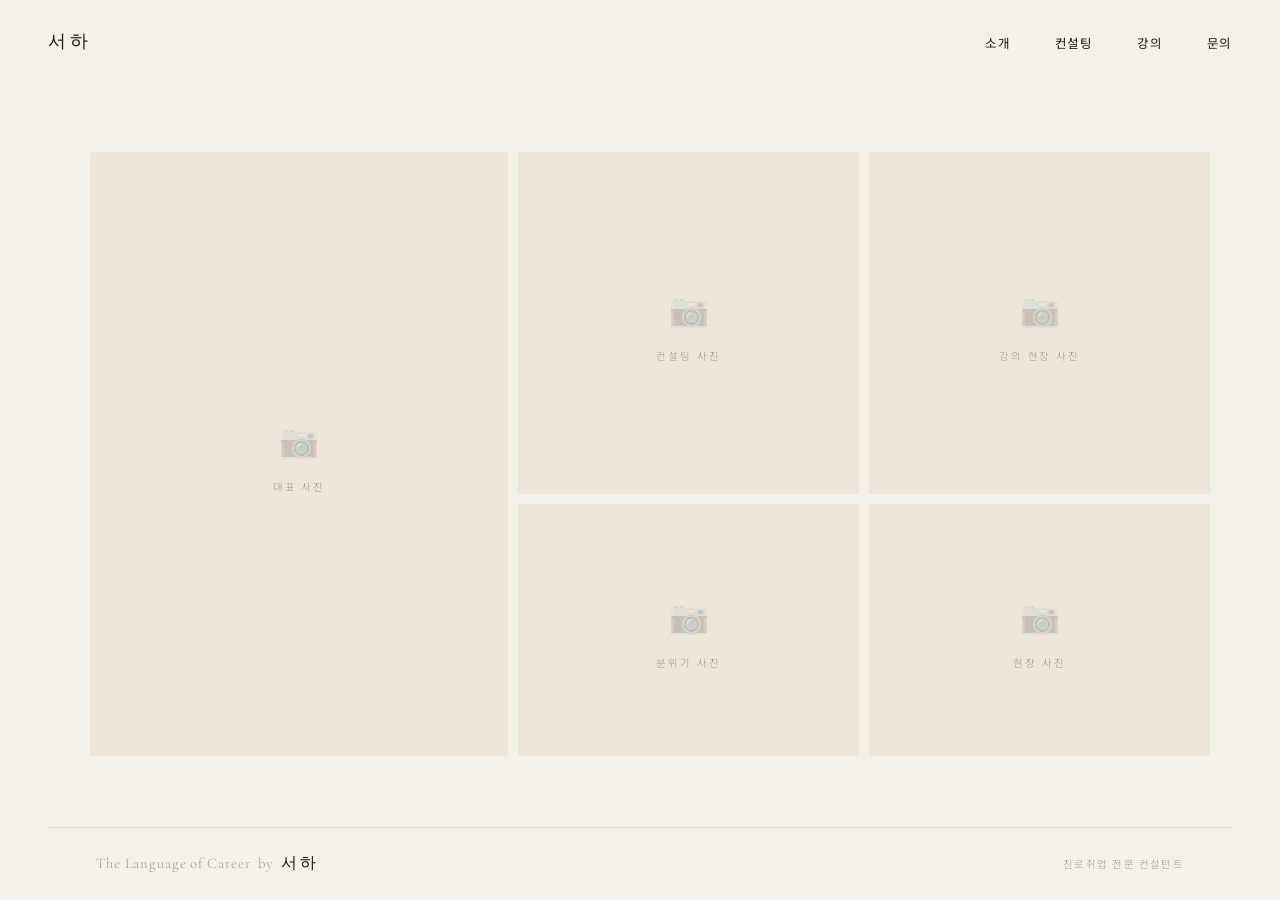
<file: index.html>
<!DOCTYPE html>
<html lang="ko">
<head>
  <meta charset="UTF-8">
  <meta name="viewport" content="width=device-width, initial-scale=1.0">
  <title>서하 | 진로취업 전문 컨설턴트</title>
  <link rel="preconnect" href="https://fonts.googleapis.com">
  <link href="https://fonts.googleapis.com/css2?family=Cormorant+Garamond:ital,wght@0,300;0,400;0,500;1,300;1,400&family=Noto+Sans+KR:wght@300;400;500&display=swap" rel="stylesheet">
  <link rel="stylesheet" href="assets/style.css">
  <style>
    body { overflow-x: hidden; background: var(--cream); }

    /* ── 네비게이션 ── */
    .nav {
      position: fixed;
      top: 0; left: 0; right: 0;
      z-index: 100;
      display: flex;
      align-items: center;
      justify-content: space-between;
      padding: 1.6rem 3rem;
      background: var(--cream);
    }

    .nav-logo {
      font-family: 'Cormorant Garamond', serif;
      font-size: 1.15rem;
      font-weight: 500;
      letter-spacing: 0.22em;
      color: var(--dark);
      text-decoration: none;
      text-transform: uppercase;
    }

    .nav-links {
      display: flex;
      gap: 2.8rem;
      list-style: none;
    }

    .nav-links a {
      font-size: 0.78rem;
      font-weight: 400;
      letter-spacing: 0.12em;
      color: var(--dark);
      text-decoration: none;
      text-transform: uppercase;
      position: relative;
      padding-bottom: 2px;
      transition: opacity 0.25s;
    }

    /* 밑줄 애니메이션 */
    .nav-links a::after {
      content: '';
      position: absolute;
      bottom: 0; left: 0;
      width: 0; height: 1px;
      background: var(--accent);
      transition: width 0.3s ease;
    }

    .nav-links a:hover { opacity: 0.6; }
    .nav-links a:hover::after { width: 100%; }

    /* ── 페이지 래퍼 ── */
    .page-wrap {
      min-height: 100vh;
      display: flex;
      flex-direction: column;
      padding: 5.5rem 3rem 0;
    }

    /* ── 그리드 컨테이너 (여백으로 축소) ── */
    .grid-wrap {
      flex: 1;
      display: flex;
      align-items: center;
      justify-content: center;
      padding: 1.5rem 0 2rem;
    }

    /* ── 메인 이미지 그리드 ── */
    .hero-grid {
      display: grid;
      grid-template-columns: 38% 31% 31%;
      grid-template-rows: 38vh 28vh;
      gap: 10px;
      width: 100%;
      max-width: 1100px;
    }

    /* 각 그리드 셀 */
    .grid-item {
      position: relative;
      overflow: hidden;
      cursor: pointer;
      background: var(--cream-dark);
      border-radius: 2px;
    }

    /* 사진 */
    .grid-item img {
      width: 100%;
      height: 100%;
      object-fit: cover;
      display: block;
      transition: transform 0.8s cubic-bezier(0.25, 0.46, 0.45, 0.94);
    }

    .grid-item:hover img { transform: scale(1.05); }

    /* placeholder */
    .placeholder {
      width: 100%; height: 100%;
      display: flex;
      align-items: center;
      justify-content: center;
      flex-direction: column;
      gap: 0.8rem;
      background: var(--cream-dark);
    }

    .placeholder-icon { font-size: 2rem; opacity: 0.18; }
    .placeholder-text {
      font-size: 0.65rem;
      letter-spacing: 0.18em;
      color: var(--light);
      text-transform: uppercase;
    }

    /* ── 호버 오버레이 ── */
    .grid-overlay {
      position: absolute;
      inset: 0;
      background: rgba(18, 16, 14, 0);
      display: flex;
      flex-direction: column;
      align-items: center;
      justify-content: center;
      gap: 0.5rem;
      transition: background 0.45s ease;
    }

    /* 호버 텍스트 — 처음부터 보이게, 호버 시 강조 */
    .overlay-kr {
      font-family: 'Cormorant Garamond', serif;
      font-size: 2rem;
      font-weight: 400;
      letter-spacing: 0.08em;
      color: rgba(244, 240, 232, 0);
      line-height: 1;
      transition: color 0.35s ease, transform 0.35s ease;
      transform: translateY(10px);
    }

    .overlay-en {
      font-size: 0.65rem;
      font-weight: 400;
      letter-spacing: 0.3em;
      color: rgba(244, 240, 232, 0);
      text-transform: uppercase;
      transition: color 0.35s ease 0.05s, transform 0.35s ease 0.05s;
      transform: translateY(10px);
    }

    .overlay-bar {
      width: 0;
      height: 1px;
      background: rgba(244, 240, 232, 0.7);
      transition: width 0.35s ease 0.08s;
      margin-bottom: 0.2rem;
    }

    /* 호버 활성화 */
    .grid-item:hover .grid-overlay { background: rgba(18, 16, 14, 0.52); }
    .grid-item:hover .placeholder   { filter: brightness(0.72); }
    .grid-item:hover .overlay-kr    { color: #F5F0E8; transform: translateY(0); }
    .grid-item:hover .overlay-en    { color: rgba(244, 240, 232, 0.7); transform: translateY(0); }
    .grid-item:hover .overlay-bar   { width: 36px; }

    /* 왼쪽 셀 세로 전체 */
    .grid-item.tall { grid-row: span 2; }

    /* ── 하단 영역 ── */
    .bottom-bar {
      padding: 1.4rem 3rem;
      display: flex;
      align-items: center;
      justify-content: space-between;
      border-top: 1px solid var(--line);
    }

    .tagline-text {
      font-family: 'Cormorant Garamond', serif;
      font-size: 0.92rem;
      font-weight: 300;
      letter-spacing: 0.06em;
      color: var(--light);
    }

    .tagline-text strong {
      font-weight: 500;
      color: var(--dark);
      letter-spacing: 0.2em;
      text-transform: uppercase;
      font-size: 1rem;
    }

    .footer-right {
      font-size: 0.65rem;
      letter-spacing: 0.12em;
      color: var(--light);
      text-transform: uppercase;
    }

    /* ── 모바일 ── */
    @media (max-width: 768px) {
      .nav { padding: 1.2rem 1.5rem; }
      .nav-links { display: none; }
      .page-wrap { padding: 4.5rem 1rem 0; }
      .grid-wrap { padding: 1rem 0 1.5rem; }
      .hero-grid {
        grid-template-columns: 1fr 1fr;
        grid-template-rows: 38vw 38vw 38vw;
        gap: 8px;
      }
      .grid-item.tall { grid-row: span 1; }
      .overlay-kr { font-size: 1.3rem; }
      .bottom-bar { padding: 1.2rem 1.5rem; }
      .footer-right { display: none; }
    }
  </style>
</head>
<body>

  <!-- 네비게이션 -->
  <nav class="nav">
    <a href="index.html" class="nav-logo">서하</a>
    <ul class="nav-links">
      <li><a href="pages/about.html">소개</a></li>
      <li><a href="pages/consulting.html">컨설팅</a></li>
      <li><a href="pages/lecture.html">강의</a></li>
      <li><a href="pages/contact.html">문의</a></li>
    </ul>
  </nav>

  <div class="page-wrap">
    <div class="grid-wrap">
      <main class="hero-grid">

        <!-- ① 소개 — 왼쪽 세로 전체 -->
        <a href="pages/about.html" class="grid-item tall">
          <!-- <img src="assets/images/about.jpg" alt="강사 소개"> -->
          <div class="placeholder">
            <span class="placeholder-icon">📷</span>
            <span class="placeholder-text">대표 사진</span>
          </div>
          <div class="grid-overlay">
            <div class="overlay-bar"></div>
            <span class="overlay-kr">소개</span>
            <span class="overlay-en">About</span>
          </div>
        </a>

        <!-- ② 컨설팅 — 오른쪽 상단 왼쪽 -->
        <a href="pages/consulting.html" class="grid-item">
          <!-- <img src="assets/images/consulting.jpg" alt="취업 컨설팅"> -->
          <div class="placeholder">
            <span class="placeholder-icon">📷</span>
            <span class="placeholder-text">컨설팅 사진</span>
          </div>
          <div class="grid-overlay">
            <div class="overlay-bar"></div>
            <span class="overlay-kr">컨설팅</span>
            <span class="overlay-en">Consulting</span>
          </div>
        </a>

        <!-- ③ 강의 — 오른쪽 상단 오른쪽 -->
        <a href="pages/lecture.html" class="grid-item">
          <!-- <img src="assets/images/lecture.jpg" alt="강의"> -->
          <div class="placeholder">
            <span class="placeholder-icon">📷</span>
            <span class="placeholder-text">강의 현장 사진</span>
          </div>
          <div class="grid-overlay">
            <div class="overlay-bar"></div>
            <span class="overlay-kr">강의</span>
            <span class="overlay-en">Lecture</span>
          </div>
        </a>

        <!-- ④ 문의 — 오른쪽 하단 왼쪽 -->
        <a href="pages/contact.html" class="grid-item">
          <!-- <img src="assets/images/contact.jpg" alt="문의"> -->
          <div class="placeholder">
            <span class="placeholder-icon">📷</span>
            <span class="placeholder-text">분위기 사진</span>
          </div>
          <div class="grid-overlay">
            <div class="overlay-bar"></div>
            <span class="overlay-kr">문의</span>
            <span class="overlay-en">Contact</span>
          </div>
        </a>

        <!-- ⑤ 추가 이미지 — 오른쪽 하단 오른쪽 -->
        <div class="grid-item">
          <!-- <img src="assets/images/gallery.jpg" alt="현장"> -->
          <div class="placeholder">
            <span class="placeholder-icon">📷</span>
            <span class="placeholder-text">현장 사진</span>
          </div>
        </div>

      </main>
    </div>

    <!-- 하단 바 -->
    <footer class="bottom-bar">
      <p class="tagline-text">
        The Language of Career &nbsp;by&nbsp; <strong>서하</strong>
      </p>
      <span class="footer-right">진로취업 전문 컨설턴트</span>
    </footer>
  </div>

  <script src="assets/main.js"></script>
</body>
</html>
</file>
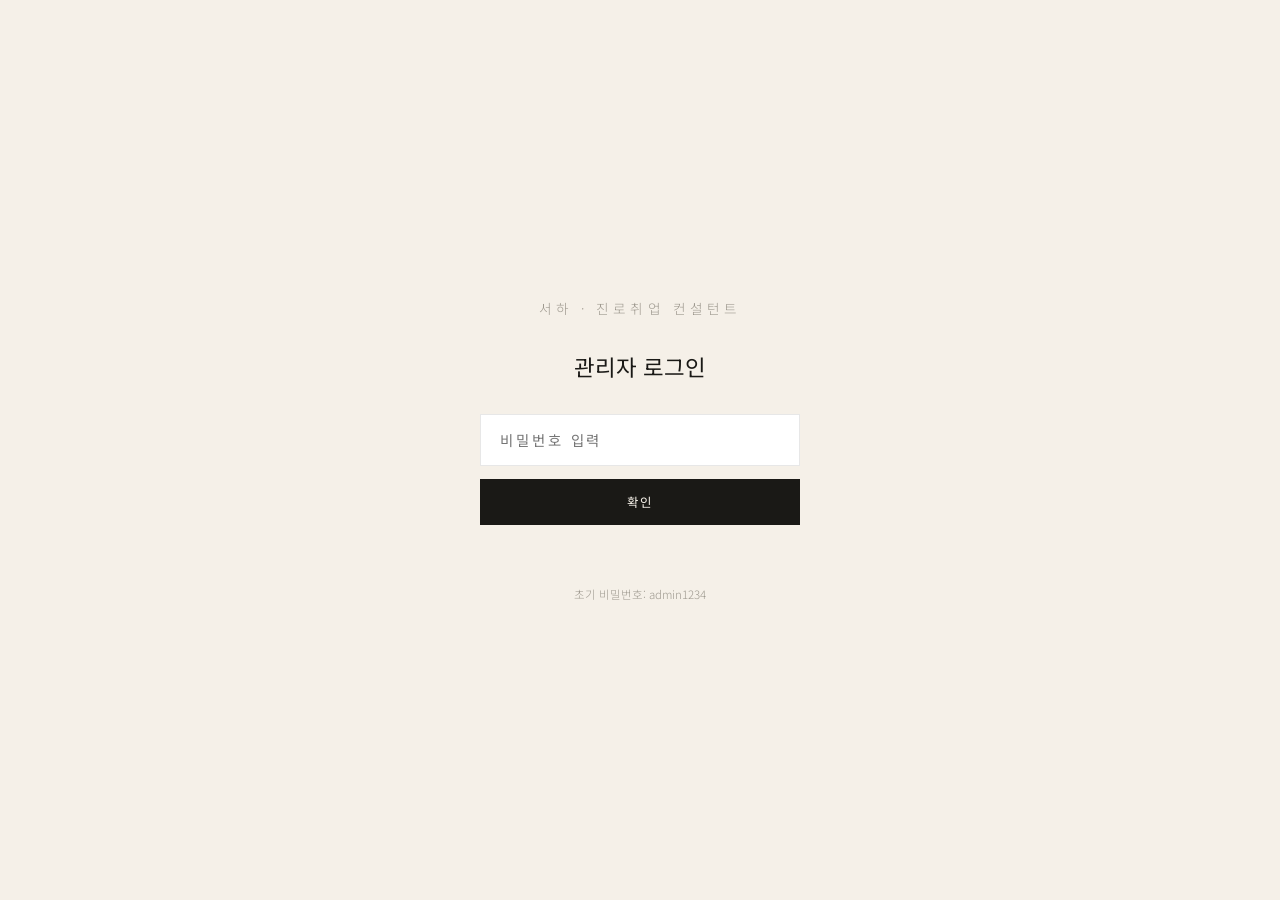
<file: admin/index.html>
<!DOCTYPE html>
<html lang="ko">
<head>
  <meta charset="UTF-8">
  <meta name="viewport" content="width=device-width, initial-scale=1.0">
  <title>관리자 | 서하 홈페이지</title>
  <link rel="preconnect" href="https://fonts.googleapis.com">
  <link href="https://fonts.googleapis.com/css2?family=Noto+Sans+KR:wght@300;400;500&display=swap" rel="stylesheet">
  <style>
    *,*::before,*::after{margin:0;padding:0;box-sizing:border-box;}
    :root{
      --cream:#F5F0E8;--dark:#1A1916;--mid:#5C5852;
      --light:#9E998F;--accent:#8B6E52;--line:rgba(26,25,22,0.1);
      --bg:#FAFAF8;--card:#FFFFFF;--green:#2D6A4F;
    }
    body{font-family:'Noto Sans KR',sans-serif;font-weight:300;background:var(--bg);color:var(--dark);min-height:100vh;}

    /* 비밀번호 */
    #lock-screen{position:fixed;inset:0;background:var(--cream);display:flex;align-items:center;justify-content:center;z-index:9999;flex-direction:column;gap:2rem;}
    .lock-logo{font-size:0.85rem;letter-spacing:0.3em;color:var(--light);text-transform:uppercase;}
    .lock-title{font-size:1.4rem;font-weight:400;color:var(--dark);}
    .lock-box{display:flex;flex-direction:column;gap:0.8rem;width:320px;}
    .lock-box input{width:100%;padding:0.9rem 1.2rem;border:1px solid var(--line);background:white;font-family:'Noto Sans KR',sans-serif;font-size:0.9rem;outline:none;letter-spacing:0.2em;color:var(--dark);transition:border-color 0.2s;}
    .lock-box input:focus{border-color:var(--accent);}
    .lock-btn{padding:0.9rem;background:var(--dark);color:var(--cream);border:none;font-family:'Noto Sans KR',sans-serif;font-size:0.78rem;letter-spacing:0.2em;cursor:pointer;text-transform:uppercase;transition:background 0.2s;}
    .lock-btn:hover{background:var(--accent);}
    .lock-error{font-size:0.78rem;color:#C0392B;text-align:center;height:1rem;}

    /* 레이아웃 */
    #admin-app{display:none;}
    .admin-header{background:var(--dark);padding:1rem 2rem;display:flex;align-items:center;justify-content:space-between;}
    .admin-header-left{display:flex;align-items:center;gap:1.5rem;}
    .admin-logo{font-size:0.72rem;letter-spacing:0.25em;color:rgba(245,240,232,0.5);text-transform:uppercase;}
    .admin-title{font-size:0.88rem;color:var(--cream);font-weight:400;}
    .header-btns{display:flex;gap:0.8rem;align-items:center;}
    .btn-visit{font-size:0.72rem;letter-spacing:0.1em;color:rgba(245,240,232,0.6);text-decoration:none;border:1px solid rgba(245,240,232,0.2);padding:0.4rem 1rem;transition:all 0.2s;}
    .btn-visit:hover{color:var(--cream);border-color:rgba(245,240,232,0.5);}
    .btn-logout{font-size:0.72rem;color:rgba(245,240,232,0.5);background:transparent;border:none;cursor:pointer;padding:0.4rem;}
    .btn-logout:hover{color:var(--cream);}

    /* 탭 */
    .admin-tabs{background:white;border-bottom:1px solid var(--line);display:flex;overflow-x:auto;padding:0 2rem;}
    .tab-btn{padding:1rem 1.2rem;font-size:0.78rem;color:var(--light);background:transparent;border:none;border-bottom:2px solid transparent;cursor:pointer;white-space:nowrap;font-family:'Noto Sans KR',sans-serif;transition:all 0.2s;}
    .tab-btn:hover{color:var(--dark);}
    .tab-btn.on{color:var(--dark);border-bottom-color:var(--accent);font-weight:500;}

    /* 본문 */
    .admin-body{max-width:800px;margin:0 auto;padding:2.5rem 2rem;}
    .tab-pane{display:none;}
    .tab-pane.on{display:block;}

    /* 카드 */
    .edit-card{background:var(--card);border:1px solid var(--line);border-radius:4px;padding:2rem;margin-bottom:1.5rem;}
    .edit-card h3{font-size:0.8rem;font-weight:500;letter-spacing:0.1em;color:var(--mid);text-transform:uppercase;margin-bottom:1.5rem;padding-bottom:0.8rem;border-bottom:1px solid var(--line);}
    .edit-card .desc{font-size:0.78rem;color:var(--light);margin-bottom:1.2rem;line-height:1.7;}

    /* 폼 */
    .field{margin-bottom:1.2rem;}
    .field:last-child{margin-bottom:0;}
    .field label{display:block;font-size:0.7rem;letter-spacing:0.12em;color:var(--light);text-transform:uppercase;margin-bottom:0.4rem;}
    .field input,.field textarea{width:100%;padding:0.7rem 0.9rem;border:1px solid var(--line);font-family:'Noto Sans KR',sans-serif;font-size:0.88rem;font-weight:300;color:var(--dark);background:var(--bg);outline:none;transition:border-color 0.2s;border-radius:2px;}
    .field input:focus,.field textarea:focus{border-color:var(--accent);background:white;}
    .field textarea{resize:vertical;min-height:80px;line-height:1.7;}
    .field-row{display:grid;grid-template-columns:1fr 1fr;gap:1rem;}

    /* ── 로고 이미지 업로더 ── */
    .logo-upload-area{
      display:flex;align-items:center;gap:1.2rem;
      padding:1rem;border:1px solid var(--line);border-radius:4px;background:var(--bg);
    }
    .logo-preview-box{
      width:120px;height:52px;border:1px dashed var(--line);border-radius:4px;
      display:flex;align-items:center;justify-content:center;
      background:white;overflow:hidden;flex-shrink:0;
    }
    .logo-preview-box img{max-width:100%;max-height:100%;object-fit:contain;}
    .logo-preview-box .logo-ph{font-size:0.65rem;color:var(--light);letter-spacing:0.1em;text-align:center;line-height:1.5;}
    .logo-upload-btns{display:flex;flex-direction:column;gap:0.6rem;}
    .logo-upload-btns .upload-btn{
      padding:0.5rem 1.1rem;background:var(--dark);color:var(--cream);border:none;
      font-family:'Noto Sans KR',sans-serif;font-size:0.72rem;cursor:pointer;
      border-radius:2px;transition:background 0.2s;white-space:nowrap;
    }
    .logo-upload-btns .upload-btn:hover{background:var(--accent);}
    .logo-upload-btns .del-sm{
      padding:0.4rem 0.8rem;background:transparent;border:1px solid var(--line);
      color:var(--light);font-size:0.7rem;cursor:pointer;border-radius:2px;transition:all 0.2s;
    }
    .logo-upload-btns .del-sm:hover{border-color:#C0392B;color:#C0392B;}
    .logo-note{font-size:0.72rem;color:var(--light);line-height:1.7;}
    .logo-type-toggle{display:flex;gap:0.6rem;margin-bottom:1rem;}
    .type-btn{
      padding:0.45rem 1rem;border:1px solid var(--line);background:transparent;
      font-family:'Noto Sans KR',sans-serif;font-size:0.75rem;cursor:pointer;
      border-radius:2px;color:var(--mid);transition:all 0.2s;
    }
    .type-btn.on{background:var(--dark);color:var(--cream);border-color:var(--dark);}

    /* ── 메뉴 아이템 관리 ── */
    .menu-item{
      display:grid;grid-template-columns:auto 1fr 1fr auto;
      gap:0.8rem;align-items:center;
      padding:0.9rem 1rem;border:1px solid var(--line);
      border-radius:4px;margin-bottom:0.6rem;background:var(--bg);
    }
    .drag-handle{color:var(--light);font-size:1rem;cursor:grab;user-select:none;padding:0 0.2rem;}
    .menu-item input{
      padding:0.5rem 0.7rem;border:1px solid var(--line);border-radius:2px;
      font-family:'Noto Sans KR',sans-serif;font-size:0.85rem;color:var(--dark);
      background:white;outline:none;width:100%;transition:border-color 0.2s;
    }
    .menu-item input:focus{border-color:var(--accent);}
    .menu-item .del-btn{
      background:transparent;border:1px solid var(--line);color:var(--light);
      font-size:0.7rem;padding:0.35rem 0.6rem;cursor:pointer;border-radius:2px;
      transition:all 0.2s;white-space:nowrap;
    }
    .menu-item .del-btn:hover{border-color:#C0392B;color:#C0392B;}
    .menu-col-labels{
      display:grid;grid-template-columns:auto 1fr 1fr auto;
      gap:0.8rem;padding:0 1rem 0.4rem;
    }
    .menu-col-labels span{font-size:0.65rem;letter-spacing:0.12em;color:var(--light);text-transform:uppercase;}
    .menu-limit-note{font-size:0.75rem;color:var(--light);padding:0.6rem 0;line-height:1.7;}

    /* 이미지 슬롯 */
    .img-tip{background:#FEF9EE;border:1px solid #F5D88E;border-radius:4px;padding:1rem 1.2rem;margin-bottom:1.2rem;font-size:0.78rem;color:#7A5F1A;line-height:1.8;}
    .img-grid{display:grid;grid-template-columns:1fr 1fr;gap:1rem;}
    .img-slot{border:1px solid var(--line);border-radius:4px;overflow:hidden;background:var(--bg);}
    .img-slot-label{padding:0.6rem 0.9rem;font-size:0.72rem;letter-spacing:0.08em;color:var(--mid);background:white;border-bottom:1px solid var(--line);display:flex;align-items:center;justify-content:space-between;}
    .img-slot-label em{color:var(--light);font-size:0.68rem;font-style:normal;}
    .img-preview{width:100%;aspect-ratio:4/3;object-fit:cover;display:block;}
    .img-placeholder{width:100%;aspect-ratio:4/3;display:flex;align-items:center;justify-content:center;flex-direction:column;gap:0.5rem;background:var(--cream);color:var(--light);font-size:0.72rem;}
    .img-placeholder-icon{font-size:1.8rem;opacity:0.25;}
    .img-slot-actions{padding:0.7rem;display:flex;gap:0.6rem;background:white;border-top:1px solid var(--line);}
    .img-upload-btn{flex:1;padding:0.55rem;background:var(--dark);color:var(--cream);border:none;font-family:'Noto Sans KR',sans-serif;font-size:0.72rem;cursor:pointer;border-radius:2px;transition:background 0.2s;}
    .img-upload-btn:hover{background:var(--accent);}
    .img-del-btn{padding:0.55rem 0.8rem;background:transparent;border:1px solid var(--line);color:var(--light);font-size:0.72rem;cursor:pointer;border-radius:2px;transition:all 0.2s;}
    .img-del-btn:hover{border-color:#C0392B;color:#C0392B;}
    .hidden-file{display:none;}

    /* 반복 항목 */
    .repeat-item{border:1px solid var(--line);border-radius:4px;padding:1.2rem;margin-bottom:0.8rem;background:var(--bg);position:relative;}
    .repeat-item .del-btn{position:absolute;top:0.8rem;right:0.8rem;background:transparent;border:1px solid var(--line);color:var(--light);font-size:0.7rem;padding:0.25rem 0.6rem;cursor:pointer;transition:all 0.2s;border-radius:2px;}
    .repeat-item .del-btn:hover{border-color:#C0392B;color:#C0392B;}
    .add-btn{width:100%;padding:0.7rem;border:1px dashed var(--line);background:transparent;color:var(--light);font-family:'Noto Sans KR',sans-serif;font-size:0.8rem;cursor:pointer;transition:all 0.2s;border-radius:2px;}
    .add-btn:hover{border-color:var(--accent);color:var(--accent);}

    /* 저장 바 */
    .save-bar{position:sticky;bottom:0;background:white;border-top:1px solid var(--line);padding:1rem 2rem;display:flex;align-items:center;justify-content:space-between;margin:0 -2rem -2.5rem;}
    .save-hint{font-size:0.78rem;color:var(--light);}
    .save-btn{padding:0.8rem 2rem;background:var(--dark);color:var(--cream);border:none;font-family:'Noto Sans KR',sans-serif;font-size:0.78rem;letter-spacing:0.15em;cursor:pointer;transition:background 0.2s;border-radius:2px;}
    .save-btn:hover{background:var(--accent);}
    .save-ok{font-size:0.78rem;color:var(--green);opacity:0;transition:opacity 0.3s;margin-left:1rem;}
    .save-ok.show{opacity:1;}

    /* 내보내기 */
    .export-box{background:#EBF5EE;border:1px solid #A8D5B5;border-radius:4px;padding:1.5rem;margin-bottom:1.5rem;}
    .export-box h4{font-size:0.82rem;font-weight:500;color:var(--green);margin-bottom:0.5rem;}
    .export-box p{font-size:0.78rem;color:#3D7A55;line-height:1.7;margin-bottom:1rem;}
    .export-btn{padding:0.6rem 1.4rem;background:var(--green);color:white;border:none;font-family:'Noto Sans KR',sans-serif;font-size:0.75rem;cursor:pointer;border-radius:2px;}
    .export-btn:hover{background:#1E4D38;}
    .pw-section{background:var(--card);border:1px solid var(--line);border-radius:4px;padding:2rem;}
    .pw-section h3{font-size:0.8rem;font-weight:500;letter-spacing:0.1em;color:var(--mid);text-transform:uppercase;margin-bottom:1.5rem;}

    @media(max-width:600px){
      .admin-body{padding:1.5rem 1rem;}
      .field-row,.img-grid{grid-template-columns:1fr;}
      .save-bar{margin:0 -1rem -1.5rem;padding:1rem;}
      .menu-item{grid-template-columns:auto 1fr auto;}
      .menu-col-labels{grid-template-columns:auto 1fr auto;}
    }
  </style>
</head>
<body>

<!-- 비밀번호 화면 -->
<div id="lock-screen">
  <span class="lock-logo">서하 · 진로취업 컨설턴트</span>
  <span class="lock-title">관리자 로그인</span>
  <div class="lock-box">
    <input type="password" id="pw-input" placeholder="비밀번호 입력" onkeydown="if(event.key==='Enter') checkPw()">
    <button class="lock-btn" onclick="checkPw()">확인</button>
    <p class="lock-error" id="pw-error"></p>
  </div>
  <p style="font-size:0.72rem;color:var(--light);">초기 비밀번호: admin1234</p>
</div>

<!-- 관리자 앱 -->
<div id="admin-app">
  <header class="admin-header">
    <div class="admin-header-left">
      <span class="admin-logo">서하</span>
      <span class="admin-title">홈페이지 관리자</span>
    </div>
    <div class="header-btns">
      <a href="../index.html" target="_blank" class="btn-visit">홈페이지 보기 →</a>
      <button class="btn-logout" onclick="logout()">로그아웃</button>
    </div>
  </header>

  <nav class="admin-tabs">
    <button class="tab-btn on" onclick="switchTab('images',this)">🖼️ 메인 이미지</button>
    <button class="tab-btn"   onclick="switchTab('home',this)">🏠 홈 화면</button>
    <button class="tab-btn"   onclick="switchTab('about',this)">👤 소개</button>
    <button class="tab-btn"   onclick="switchTab('consulting',this)">📄 컨설팅</button>
    <button class="tab-btn"   onclick="switchTab('lecture',this)">🎤 강의</button>
    <button class="tab-btn"   onclick="switchTab('contact',this)">✉️ 연락처</button>
    <button class="tab-btn"   onclick="switchTab('settings',this)">⚙️ 설정</button>
  </nav>

  <div class="admin-body">

    <!-- ── 이미지 탭 ── -->
    <div class="tab-pane on" id="tab-images">
      <div class="img-tip">
        💡 <strong>이미지 변경</strong> 버튼을 눌러 사진을 선택하면 즉시 반영돼요.<br>
        권장: 소개 칸은 <strong>세로 사진(2:3)</strong>, 나머지는 <strong>가로 사진(4:3)</strong> / 파일 크기 <strong>3MB 이하</strong>
      </div>
      <div class="edit-card">
        <h3>홈 화면 이미지 5칸</h3>
        <p class="desc">각 칸 이미지를 개별적으로 변경할 수 있어요.</p>
        <div class="img-grid">
          <div class="img-slot" style="grid-row:span 2;">
            <div class="img-slot-label">① 소개 칸 <em>세로 전체</em></div>
            <div id="pw-1"><div class="img-placeholder"><span class="img-placeholder-icon">📷</span><span>대표 사진</span></div></div>
            <div class="img-slot-actions">
              <button class="img-upload-btn" onclick="triggerUpload(1)">📂 이미지 변경</button>
              <button class="img-del-btn" onclick="delImg(1,'대표 사진')">삭제</button>
            </div>
          </div>
          <div class="img-slot">
            <div class="img-slot-label">② 컨설팅 칸</div>
            <div id="pw-2"><div class="img-placeholder"><span class="img-placeholder-icon">📷</span><span>컨설팅 사진</span></div></div>
            <div class="img-slot-actions">
              <button class="img-upload-btn" onclick="triggerUpload(2)">📂 이미지 변경</button>
              <button class="img-del-btn" onclick="delImg(2,'컨설팅 사진')">삭제</button>
            </div>
          </div>
          <div class="img-slot">
            <div class="img-slot-label">③ 강의 칸</div>
            <div id="pw-3"><div class="img-placeholder"><span class="img-placeholder-icon">📷</span><span>강의 현장 사진</span></div></div>
            <div class="img-slot-actions">
              <button class="img-upload-btn" onclick="triggerUpload(3)">📂 이미지 변경</button>
              <button class="img-del-btn" onclick="delImg(3,'강의 현장 사진')">삭제</button>
            </div>
          </div>
          <div class="img-slot">
            <div class="img-slot-label">④ 문의 칸</div>
            <div id="pw-4"><div class="img-placeholder"><span class="img-placeholder-icon">📷</span><span>분위기 사진</span></div></div>
            <div class="img-slot-actions">
              <button class="img-upload-btn" onclick="triggerUpload(4)">📂 이미지 변경</button>
              <button class="img-del-btn" onclick="delImg(4,'분위기 사진')">삭제</button>
            </div>
          </div>
          <div class="img-slot">
            <div class="img-slot-label">⑤ 추가 이미지</div>
            <div id="pw-5"><div class="img-placeholder"><span class="img-placeholder-icon">📷</span><span>현장 사진</span></div></div>
            <div class="img-slot-actions">
              <button class="img-upload-btn" onclick="triggerUpload(5)">📂 이미지 변경</button>
              <button class="img-del-btn" onclick="delImg(5,'현장 사진')">삭제</button>
            </div>
          </div>
        </div>
      </div>
      <input type="file" id="fi-1" class="hidden-file" accept="image/*" onchange="handleImg(1,this)">
      <input type="file" id="fi-2" class="hidden-file" accept="image/*" onchange="handleImg(2,this)">
      <input type="file" id="fi-3" class="hidden-file" accept="image/*" onchange="handleImg(3,this)">
      <input type="file" id="fi-4" class="hidden-file" accept="image/*" onchange="handleImg(4,this)">
      <input type="file" id="fi-5" class="hidden-file" accept="image/*" onchange="handleImg(5,this)">
      <div class="save-bar">
        <span class="save-hint">이미지는 업로드 즉시 자동 저장돼요</span>
        <span style="font-size:0.78rem;color:var(--green);" id="img-ok"></span>
      </div>
    </div>

    <!-- ── 홈 화면 탭 ── -->
    <div class="tab-pane" id="tab-home">

      <!-- 1. 기본 정보 + 로고 -->
      <div class="edit-card">
        <h3>로고 설정</h3>
        <p class="desc">텍스트 로고 또는 이미지 로고 중 선택할 수 있어요.</p>

        <div class="logo-type-toggle">
          <button class="type-btn on" id="type-text-btn" onclick="setLogoType('text')">Aa 텍스트 로고</button>
          <button class="type-btn"   id="type-img-btn"  onclick="setLogoType('image')">🖼 이미지 로고</button>
        </div>

        <!-- 텍스트 로고 -->
        <div id="logo-text-area">
          <div class="field">
            <label>로고 텍스트 (상단 네비·푸터에 표시)</label>
            <input type="text" id="h-name" placeholder="서하">
          </div>
        </div>

        <!-- 이미지 로고 -->
        <div id="logo-img-area" style="display:none;">
          <div class="logo-upload-area">
            <div class="logo-preview-box" id="logo-preview-box">
              <span class="logo-ph">로고 이미지<br>미리보기</span>
            </div>
            <div class="logo-upload-btns">
              <button class="upload-btn" onclick="document.getElementById('logo-file').click()">📂 로고 이미지 업로드</button>
              <button class="del-sm" onclick="delLogoImg()">삭제 (텍스트로 복원)</button>
            </div>
            <div class="logo-note">
              권장: 가로형 이미지<br>투명 배경 PNG 추천<br>높이 40–60px 기준
            </div>
          </div>
          <input type="file" id="logo-file" class="hidden-file" accept="image/*" onchange="handleLogoImg(this)">
        </div>
      </div>

      <!-- 2. 태그라인 -->
      <div class="edit-card">
        <h3>하단 태그라인</h3>
        <div class="field">
          <label>홈 하단에 표시되는 한 줄 문구</label>
          <input type="text" id="h-tagline" placeholder="The Language of Career by 서하">
        </div>
      </div>

      <!-- 3. 호버 메뉴 관리 -->
      <div class="edit-card">
        <h3>이미지 그리드 호버 메뉴</h3>
        <p class="desc">
          각 이미지 칸에 마우스를 올렸을 때 나타나는 메뉴 이름과 링크를 설정해요.<br>
          항목을 추가하거나 삭제할 수 있어요. <strong>최소 1개, 최대 5개</strong>까지 설정 가능해요.
        </p>

        <div class="menu-col-labels">
          <span style="min-width:20px;"></span>
          <span>메뉴 이름 (한글)</span>
          <span>영문 서브 (선택)</span>
          <span style="min-width:40px;"></span>
        </div>

        <div id="menu-list"></div>

        <p class="menu-limit-note" id="menu-limit-note"></p>
        <button class="add-btn" id="menu-add-btn" onclick="addMenuItem()">+ 메뉴 항목 추가</button>
      </div>

      <div class="save-bar">
        <span class="save-hint">저장 후 홈페이지에 반영돼요</span>
        <div style="display:flex;align-items:center;">
          <span class="save-ok" id="ok-home">✓ 저장됨</span>
          <button class="save-btn" onclick="saveTab('home')">저장하기</button>
        </div>
      </div>
    </div>

    <!-- ── 소개 탭 ── -->
    <div class="tab-pane" id="tab-about">
      <div class="edit-card">
        <h3>소개 페이지</h3>
        <div class="field"><label>타이틀</label><input type="text" id="a-title"></div>
        <div class="field"><label>첫 번째 문단</label><textarea id="a-p1" rows="3"></textarea></div>
        <div class="field"><label>두 번째 문단</label><textarea id="a-p2" rows="3"></textarea></div>
        <div class="field"><label>자격증 태그 (쉼표 구분)</label><input type="text" id="a-tags"></div>
      </div>
      <div class="edit-card">
        <h3>경력 타임라인</h3>
        <div id="career-list"></div>
        <button class="add-btn" onclick="addCareer()">+ 경력 항목 추가</button>
      </div>
      <div class="save-bar">
        <span class="save-hint">저장 후 소개 페이지에 반영돼요</span>
        <div style="display:flex;align-items:center;">
          <span class="save-ok" id="ok-about">✓ 저장됨</span>
          <button class="save-btn" onclick="saveTab('about')">저장하기</button>
        </div>
      </div>
    </div>

    <!-- ── 컨설팅 탭 ── -->
    <div class="tab-pane" id="tab-consulting">
      <div class="edit-card">
        <h3>컨설팅 페이지</h3>
        <div class="field"><label>타이틀</label><input type="text" id="c-title"></div>
        <div class="field"><label>부제목 설명</label><textarea id="c-sub" rows="3"></textarea></div>
      </div>
      <div class="edit-card">
        <h3>수강생 후기</h3>
        <div id="reviews-list"></div>
        <button class="add-btn" onclick="addReview()">+ 후기 추가</button>
      </div>
      <div class="save-bar">
        <span class="save-hint">저장 후 컨설팅 페이지에 반영돼요</span>
        <div style="display:flex;align-items:center;">
          <span class="save-ok" id="ok-consulting">✓ 저장됨</span>
          <button class="save-btn" onclick="saveTab('consulting')">저장하기</button>
        </div>
      </div>
    </div>

    <!-- ── 강의 탭 ── -->
    <div class="tab-pane" id="tab-lecture">
      <div class="edit-card">
        <h3>강의 페이지</h3>
        <div class="field"><label>타이틀</label><input type="text" id="l-title"></div>
      </div>
      <div class="edit-card">
        <h3>프로그램 목록</h3>
        <div id="programs-list"></div>
        <button class="add-btn" onclick="addProgram()">+ 프로그램 추가</button>
      </div>
      <div class="edit-card">
        <h3>출강 기관</h3>
        <div class="field"><label>기관명 (쉼표 구분)</label><textarea id="l-clients" rows="3"></textarea></div>
      </div>
      <div class="save-bar">
        <span class="save-hint">저장 후 강의 페이지에 반영돼요</span>
        <div style="display:flex;align-items:center;">
          <span class="save-ok" id="ok-lecture">✓ 저장됨</span>
          <button class="save-btn" onclick="saveTab('lecture')">저장하기</button>
        </div>
      </div>
    </div>

    <!-- ── 연락처 탭 ── -->
    <div class="tab-pane" id="tab-contact">
      <div class="edit-card">
        <h3>연락처 정보</h3>
        <div class="field-row">
          <div class="field"><label>이메일</label><input type="text" id="ct-email"></div>
          <div class="field"><label>전화번호</label><input type="text" id="ct-phone"></div>
        </div>
        <div class="field-row">
          <div class="field"><label>카카오톡</label><input type="text" id="ct-kakao"></div>
          <div class="field"><label>인스타그램</label><input type="text" id="ct-sns"></div>
        </div>
        <div class="field"><label>안내 문구</label><textarea id="ct-msg" rows="3"></textarea></div>
      </div>
      <div class="save-bar">
        <span class="save-hint">저장 후 문의 페이지에 반영돼요</span>
        <div style="display:flex;align-items:center;">
          <span class="save-ok" id="ok-contact">✓ 저장됨</span>
          <button class="save-btn" onclick="saveTab('contact')">저장하기</button>
        </div>
      </div>
    </div>

    <!-- ── 설정 탭 ── -->
    <div class="tab-pane" id="tab-settings">
      <div class="export-box">
        <h4>📤 텍스트 내용 내보내기</h4>
        <p>관리자 패널에서 수정한 텍스트를 content.json으로 내보낸 뒤<br>GitHub → data 폴더에 업로드하면 모든 방문자에게 반영돼요.</p>
        <button class="export-btn" onclick="exportContent()">📄 content.json 내보내기</button>
      </div>
      <div class="pw-section">
        <h3>비밀번호 변경</h3>
        <div class="field"><label>현재 비밀번호</label><input type="password" id="pw-cur"></div>
        <div class="field"><label>새 비밀번호</label><input type="password" id="pw-new"></div>
        <div class="field"><label>새 비밀번호 확인</label><input type="password" id="pw-cfm"></div>
        <p id="pw-msg" style="font-size:0.78rem;margin-bottom:1rem;min-height:1.2rem;"></p>
        <button class="save-btn" onclick="changePw()">비밀번호 변경</button>
      </div>
    </div>

  </div><!-- /admin-body -->
</div><!-- /admin-app -->

<script>
/* ── 기본 데이터 ── */
const DEFAULTS = {
  home:{
    logoType:'text',
    name:'서하',
    tagline:'The Language of Career  by  서하',
    menus:[
      {kr:'소개',  en:'About',      link:'pages/about.html'},
      {kr:'컨설팅',en:'Consulting', link:'pages/consulting.html'},
      {kr:'강의',  en:'Lecture',    link:'pages/lecture.html'},
      {kr:'문의',  en:'Contact',    link:'pages/contact.html'}
    ]
  },
  about:{title:'진로와 일을 연결하는 전문가',p1:'안녕하세요, 진로취업 전문 컨설턴트 서하입니다.',p2:'국가공인 직업상담사, GCDF 자격을 보유하고 있습니다.',tags:'직업상담사 1급, GCDF, NCS 공인강사',careers:[{year:'2024 –',title:'소속 기관',desc:'담당 내용'},{year:'2010 – 2024',title:'소속 기관',desc:'담당 내용'}]},
  consulting:{title:'당신만의 커리어를 설계합니다',sub:'진로 탐색부터 면접 코칭까지 함께합니다.',reviews:[{text:'막연했던 진로가 방향이 잡혔습니다.',name:'김○○ (26세)',role:'대기업 취업 성공'},{text:'서류 통과율이 달라졌습니다.',name:'이○○ (35세)',role:'IT기업 이직 성공'},{text:'최종 합격했습니다!',name:'박○○ (28세)',role:'공기업 합격'}]},
  lecture:{title:'현장에서 배우는 진짜 취업 이야기',clients:'○○대학교, ○○고용센터, ○○기업',programs:[{name:'진로 탐색 집중 과정',target:'대학생',tag:'그룹 강의'},{name:'이력서·자소서 캠프',target:'취업 준비생',tag:'워크숍'},{name:'면접 클리닉',target:'면접 앞둔 취준생',tag:'특강'}]},
  contact:{email:'seoha.job@gmail.com',phone:'010-0000-0000',kakao:'카카오 오픈채팅 링크',sns:'@인스타그램 아이디',msg:'진로 고민, 취업 준비, 강의 섭외 등\n어떤 문의든 편하게 연락해 주세요.\n48시간 이내 답변 드립니다.'}
};

/* ── 저장·불러오기 ── */
function getData(k){try{const v=localStorage.getItem('seoha_'+k);return v?JSON.parse(v):JSON.parse(JSON.stringify(DEFAULTS[k]));}catch{return JSON.parse(JSON.stringify(DEFAULTS[k]));}}
function setData(k,v){localStorage.setItem('seoha_'+k,JSON.stringify(v));}

/* ── 비밀번호 ── */
function checkPw(){
  const pw=localStorage.getItem('seoha_pw')||'admin1234';
  if(document.getElementById('pw-input').value===pw){
    document.getElementById('lock-screen').style.display='none';
    document.getElementById('admin-app').style.display='block';
    initForms(); loadImgPreviews();
  } else {
    document.getElementById('pw-error').textContent='비밀번호가 틀렸습니다';
    document.getElementById('pw-input').value='';
  }
}
function logout(){document.getElementById('lock-screen').style.display='flex';document.getElementById('admin-app').style.display='none';document.getElementById('pw-input').value='';}
function changePw(){
  const cur=localStorage.getItem('seoha_pw')||'admin1234';
  const c=document.getElementById('pw-cur').value,n=document.getElementById('pw-new').value,cf=document.getElementById('pw-cfm').value;
  const msg=document.getElementById('pw-msg');
  if(c!==cur){msg.textContent='현재 비밀번호가 틀렸습니다';msg.style.color='#C0392B';return;}
  if(n.length<4){msg.textContent='4자 이상 입력해주세요';msg.style.color='#C0392B';return;}
  if(n!==cf){msg.textContent='비밀번호가 일치하지 않습니다';msg.style.color='#C0392B';return;}
  localStorage.setItem('seoha_pw',n);
  msg.textContent='✓ 변경되었습니다';msg.style.color='#2D6A4F';
  ['pw-cur','pw-new','pw-cfm'].forEach(id=>document.getElementById(id).value='');
}

/* ── 탭 ── */
function switchTab(name,btn){
  document.querySelectorAll('.tab-pane').forEach(p=>p.classList.remove('on'));
  document.querySelectorAll('.tab-btn').forEach(b=>b.classList.remove('on'));
  document.getElementById('tab-'+name).classList.add('on');
  btn.classList.add('on');
}

/* ── 로고 타입 전환 ── */
function setLogoType(type){
  document.getElementById('logo-text-area').style.display = type==='text' ? 'block' : 'none';
  document.getElementById('logo-img-area').style.display  = type==='image' ? 'block' : 'none';
  document.getElementById('type-text-btn').classList.toggle('on', type==='text');
  document.getElementById('type-img-btn').classList.toggle('on', type==='image');
}

/* 로고 이미지 업로드 */
function handleLogoImg(input){
  const file=input.files[0]; if(!file) return;
  if(file.size>2*1024*1024){alert('⚠️ 2MB 이하 이미지를 사용해 주세요.');return;}
  const reader=new FileReader();
  reader.onload=function(e){
    try{
      localStorage.setItem('seoha_logo_img', e.target.result);
      showLogoPreview(e.target.result);
    } catch{alert('이미지가 너무 커요. 더 작은 파일을 사용해 주세요.');}
  };
  reader.readAsDataURL(file);
  input.value='';
}
function showLogoPreview(src){
  document.getElementById('logo-preview-box').innerHTML=`<img src="${src}" alt="로고">`;
}
function delLogoImg(){
  localStorage.removeItem('seoha_logo_img');
  document.getElementById('logo-preview-box').innerHTML=`<span class="logo-ph">로고 이미지<br>미리보기</span>`;
  setLogoType('text');
}

/* ── 메뉴 관리 ── */
const MAX_MENUS = 5;

function renderMenuList(menus){
  const list = document.getElementById('menu-list');
  list.innerHTML = menus.map((m,i) => `
    <div class="menu-item" data-idx="${i}">
      <span class="drag-handle">☰</span>
      <input type="text" data-f="kr" value="${esc(m.kr)}" placeholder="소개">
      <input type="text" data-f="en" value="${esc(m.en)}" placeholder="About (선택)">
      <button class="del-btn" onclick="delMenuItem(${i})" ${menus.length<=1?'disabled style="opacity:0.3;cursor:not-allowed;"':''}>삭제</button>
    </div>`).join('');
  updateMenuNote(menus.length);
}

function updateMenuNote(count){
  const note = document.getElementById('menu-limit-note');
  const addBtn = document.getElementById('menu-add-btn');
  note.textContent = `현재 ${count}개 / 최대 5개`;
  addBtn.style.display = count >= MAX_MENUS ? 'none' : 'block';
}

function addMenuItem(){
  const h = getData('home');
  if(h.menus.length >= MAX_MENUS){ alert('최대 5개까지 추가할 수 있어요.'); return; }
  h.menus.push({kr:'새 메뉴', en:'', link:''});
  renderMenuList(h.menus);
}

function delMenuItem(idx){
  const h = getData('home');
  if(h.menus.length <= 1){ alert('최소 1개는 있어야 해요.'); return; }
  h.menus.splice(idx, 1);
  renderMenuList(h.menus);
}

function collectMenus(){
  const items=[];
  const LINKS=['pages/about.html','pages/consulting.html','pages/lecture.html','pages/contact.html','pages/contact.html'];
  document.querySelectorAll('#menu-list .menu-item').forEach((el,i)=>{
    items.push({
      kr: el.querySelector('[data-f="kr"]').value || '메뉴',
      en: el.querySelector('[data-f="en"]').value || '',
      link: LINKS[i] || 'pages/contact.html'
    });
  });
  return items;
}

/* ── 이미지 관리 ── */
function triggerUpload(n){document.getElementById('fi-'+n).click();}
function handleImg(n,input){
  const file=input.files[0];if(!file)return;
  if(file.size>3*1024*1024){alert('⚠️ 3MB 이하 이미지를 사용해주세요.');return;}
  const reader=new FileReader();
  reader.onload=function(e){
    try{
      localStorage.setItem('seoha_img_'+n,e.target.result);
      showImgPreview(n,e.target.result);
      const ok=document.getElementById('img-ok');
      ok.textContent='✓ '+n+'번 이미지 저장됨';
      setTimeout(()=>ok.textContent='',2500);
    }catch{alert('이미지가 너무 커요. 더 작은 파일을 사용해주세요.');}
  };
  reader.readAsDataURL(file);
  input.value='';
}
function showImgPreview(n,src){document.getElementById('pw-'+n).innerHTML=`<img class="img-preview" src="${src}" alt="이미지 ${n}">`;}
function delImg(n,label){
  if(!confirm('이 이미지를 삭제할까요?'))return;
  localStorage.removeItem('seoha_img_'+n);
  document.getElementById('pw-'+n).innerHTML=`<div class="img-placeholder"><span class="img-placeholder-icon">📷</span><span>${label}</span></div>`;
}
function loadImgPreviews(){
  for(let i=1;i<=5;i++){const src=localStorage.getItem('seoha_img_'+i);if(src)showImgPreview(i,src);}
  const logoSrc=localStorage.getItem('seoha_logo_img');
  if(logoSrc)showLogoPreview(logoSrc);
}

/* ── 폼 초기화 ── */
function initForms(){
  const h=getData('home');
  sv('h-name',h.name);
  sv('h-tagline',h.tagline);
  setLogoType(h.logoType||'text');
  renderMenuList(h.menus||DEFAULTS.home.menus);

  const a=getData('about');
  sv('a-title',a.title);sv('a-p1',a.p1);sv('a-p2',a.p2);sv('a-tags',a.tags);
  renderCareers(a.careers);

  const c=getData('consulting');
  sv('c-title',c.title);sv('c-sub',c.sub);renderReviews(c.reviews);

  const l=getData('lecture');
  sv('l-title',l.title);sv('l-clients',l.clients);renderPrograms(l.programs);

  const ct=getData('contact');
  sv('ct-email',ct.email);sv('ct-phone',ct.phone);sv('ct-kakao',ct.kakao);sv('ct-sns',ct.sns);sv('ct-msg',ct.msg);
}
function sv(id,val){const el=document.getElementById(id);if(el)el.value=val||'';}
function v(id){return document.getElementById(id)?.value||'';}

/* ── 저장 ── */
function saveTab(tab){
  if(tab==='home'){
    const logoType = document.getElementById('type-img-btn').classList.contains('on') ? 'image' : 'text';
    const menus = collectMenus();
    setData('home',{logoType, name:v('h-name'), tagline:v('h-tagline'), menus});
    renderMenuList(menus);
  }
  else if(tab==='about'){const careers=collectItems('career-list',['year','title','desc']);setData('about',{title:v('a-title'),p1:v('a-p1'),p2:v('a-p2'),tags:v('a-tags'),careers});}
  else if(tab==='consulting'){const reviews=collectItems('reviews-list',['text','name','role']);setData('consulting',{title:v('c-title'),sub:v('c-sub'),reviews});}
  else if(tab==='lecture'){const programs=collectItems('programs-list',['name','target','tag']);setData('lecture',{title:v('l-title'),clients:v('l-clients'),programs});}
  else if(tab==='contact'){setData('contact',{email:v('ct-email'),phone:v('ct-phone'),kakao:v('ct-kakao'),sns:v('ct-sns'),msg:v('ct-msg')});}
  const ok=document.getElementById('ok-'+tab);
  if(ok){ok.classList.add('show');setTimeout(()=>ok.classList.remove('show'),2500);}
}

function collectItems(listId,fields){
  const items=[];
  document.querySelectorAll('#'+listId+' .repeat-item').forEach(el=>{
    const obj={};fields.forEach(f=>{obj[f]=el.querySelector('[data-f="'+f+'"]')?.value||'';});items.push(obj);
  });
  return items;
}

/* 경력 */
function renderCareers(list){
  document.getElementById('career-list').innerHTML=list.map(c=>`
    <div class="repeat-item">
      <button class="del-btn" onclick="this.closest('.repeat-item').remove()">삭제</button>
      <div class="field"><label>기간</label><input type="text" data-f="year" value="${esc(c.year)}" placeholder="2020 – 2024"></div>
      <div class="field"><label>기관/직책</label><input type="text" data-f="title" value="${esc(c.title)}" placeholder="소속 기관"></div>
      <div class="field"><label>내용</label><input type="text" data-f="desc" value="${esc(c.desc)}" placeholder="담당 업무"></div>
    </div>`).join('');
}
function addCareer(){const d=getData('about');d.careers.push({year:'',title:'',desc:''});renderCareers(d.careers);}

/* 후기 */
function renderReviews(list){
  document.getElementById('reviews-list').innerHTML=list.map(r=>`
    <div class="repeat-item">
      <button class="del-btn" onclick="this.closest('.repeat-item').remove()">삭제</button>
      <div class="field"><label>후기 내용</label><textarea data-f="text" rows="3">${esc(r.text)}</textarea></div>
      <div class="field-row">
        <div class="field"><label>이름</label><input type="text" data-f="name" value="${esc(r.name)}" placeholder="김○○ (26세)"></div>
        <div class="field"><label>성과</label><input type="text" data-f="role" value="${esc(r.role)}" placeholder="대기업 취업 성공"></div>
      </div>
    </div>`).join('');
}
function addReview(){const d=getData('consulting');d.reviews.push({text:'',name:'',role:''});renderReviews(d.reviews);}

/* 프로그램 */
function renderPrograms(list){
  document.getElementById('programs-list').innerHTML=list.map(p=>`
    <div class="repeat-item">
      <button class="del-btn" onclick="this.closest('.repeat-item').remove()">삭제</button>
      <div class="field"><label>프로그램명</label><input type="text" data-f="name" value="${esc(p.name)}" placeholder="프로그램 이름"></div>
      <div class="field-row">
        <div class="field"><label>대상</label><input type="text" data-f="target" value="${esc(p.target)}" placeholder="대상"></div>
        <div class="field"><label>태그</label><input type="text" data-f="tag" value="${esc(p.tag)}" placeholder="특강"></div>
      </div>
    </div>`).join('');
}
function addProgram(){const d=getData('lecture');d.programs.push({name:'',target:'',tag:''});renderPrograms(d.programs);}

/* 내보내기 */
function exportContent(){
  const all={home:getData('home'),about:getData('about'),consulting:getData('consulting'),lecture:getData('lecture'),contact:getData('contact')};
  const blob=new Blob([JSON.stringify(all,null,2)],{type:'application/json'});
  const a=document.createElement('a');a.href=URL.createObjectURL(blob);a.download='content.json';a.click();
  alert('📥 content.json 다운로드 완료!\n\nGitHub → seoha-career → data 폴더에 업로드하면 모든 방문자에게 반영됩니다.');
}

function esc(s){return(s||'').replace(/"/g,'&quot;').replace(/</g,'&lt;');}
</script>
</body>
</html>
</file>
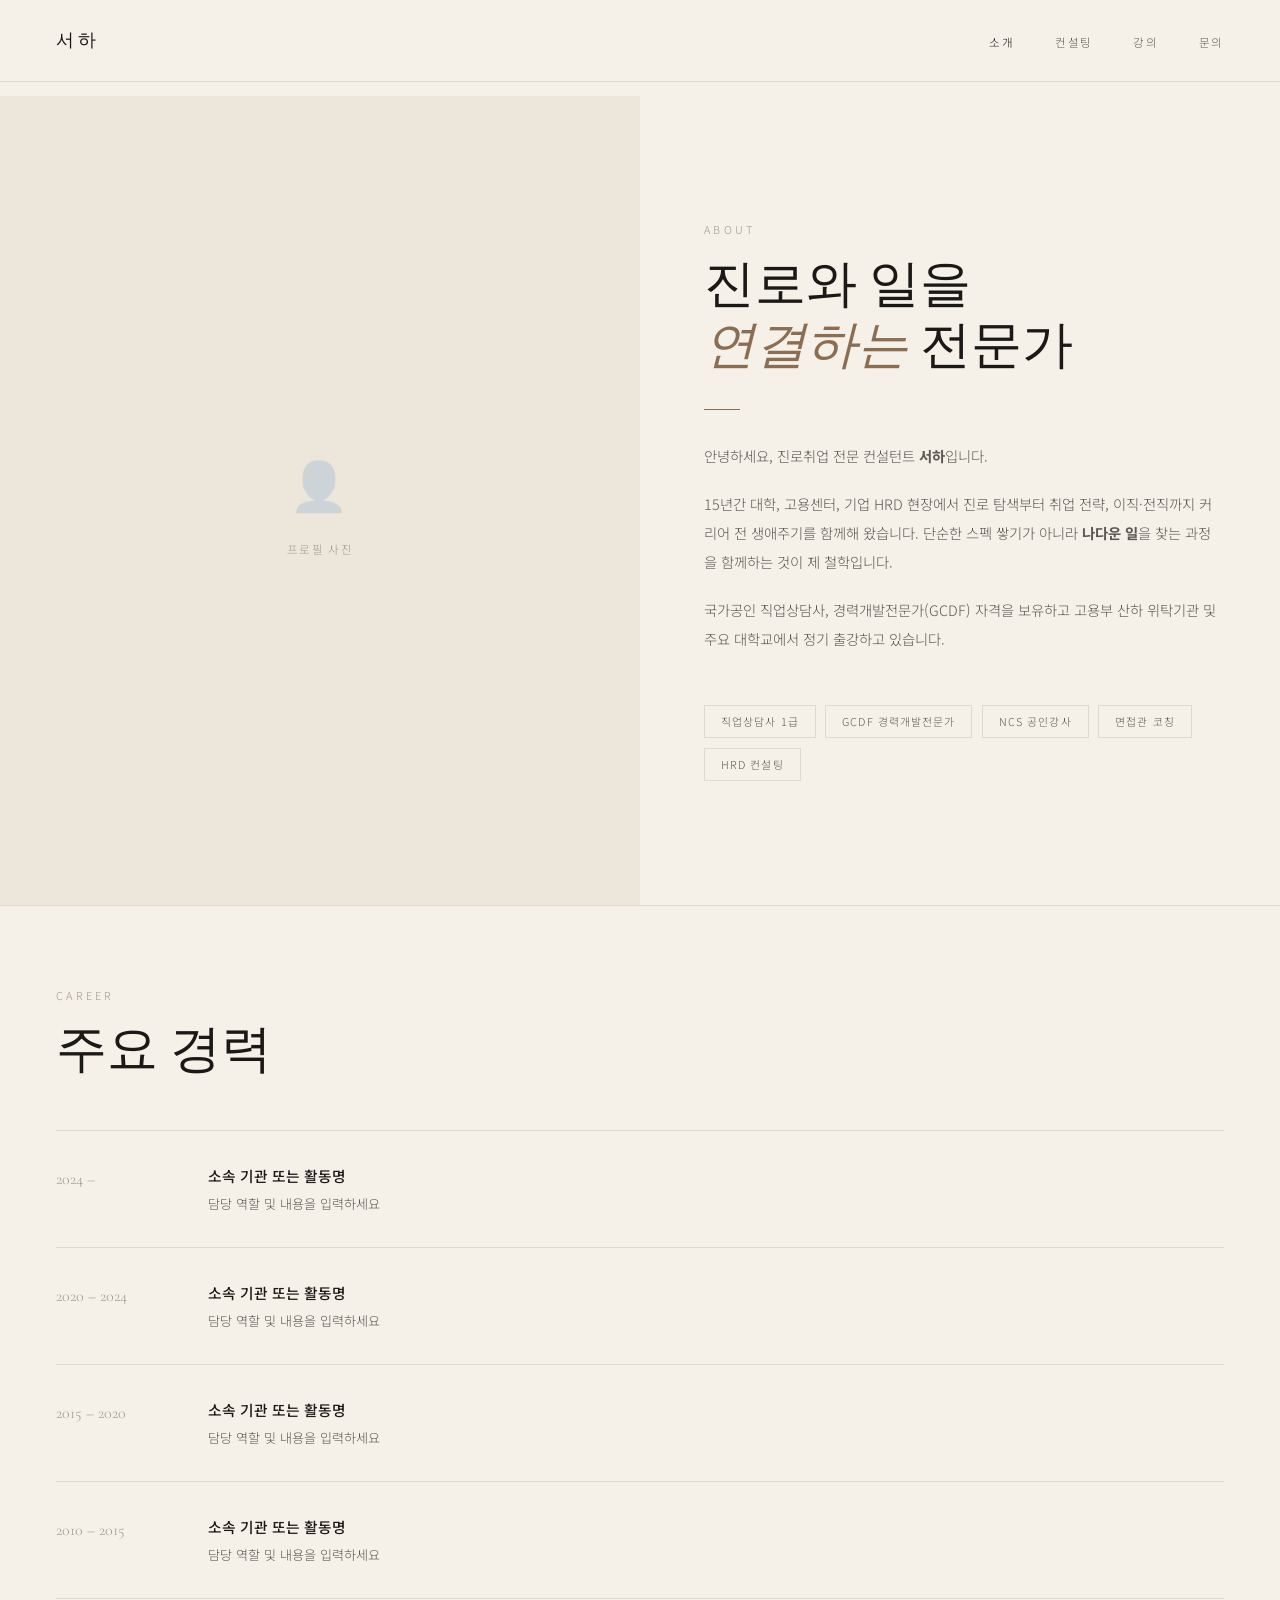
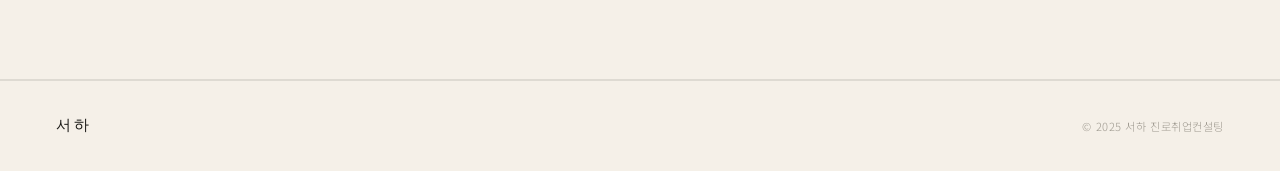
<file: pages/about.html>
<!DOCTYPE html>
<html lang="ko">
<head>
  <meta charset="UTF-8">
  <meta name="viewport" content="width=device-width, initial-scale=1.0">
  <title>소개 | 서하 진로취업 컨설턴트</title>
  <link rel="preconnect" href="https://fonts.googleapis.com">
  <link href="https://fonts.googleapis.com/css2?family=Cormorant+Garamond:ital,wght@0,300;0,400;0,500;1,300;1,400&family=Noto+Sans+KR:wght@300;400;500&display=swap" rel="stylesheet">
  <link rel="stylesheet" href="../assets/style.css">
  <style>
    .about-hero {
      display: grid;
      grid-template-columns: 1fr 1fr;
      gap: 0;
      min-height: 90vh;
      border-bottom: 1px solid var(--line);
    }

    .about-photo {
      position: relative;
      background: var(--cream-dark);
      overflow: hidden;
    }

    .about-photo img {
      width: 100%; height: 100%;
      object-fit: cover;
    }

    .photo-placeholder {
      width: 100%; height: 100%;
      min-height: 500px;
      display: flex;
      align-items: center;
      justify-content: center;
      flex-direction: column;
      gap: 1rem;
      color: var(--light);
      font-size: 0.72rem;
      letter-spacing: 0.12em;
    }

    .about-content {
      padding: 5rem 4rem;
      display: flex;
      flex-direction: column;
      justify-content: center;
    }

    .about-content p {
      font-size: 0.9rem;
      line-height: 2;
      color: var(--mid);
      margin-bottom: 1.2rem;
    }

    .tag-list {
      display: flex;
      flex-wrap: wrap;
      gap: 0.6rem;
      margin-top: 2rem;
    }

    .tag {
      font-size: 0.68rem;
      letter-spacing: 0.1em;
      padding: 0.4rem 1rem;
      border: 1px solid var(--line);
      color: var(--mid);
    }

    /* 경력 타임라인 */
    .career-section {
      padding: 5rem 3.5rem;
      border-bottom: 1px solid var(--line);
    }

    .timeline {
      margin-top: 3rem;
      border-top: 1px solid var(--line);
    }

    .timeline-item {
      display: grid;
      grid-template-columns: 120px 1fr;
      gap: 2rem;
      padding: 2rem 0;
      border-bottom: 1px solid var(--line);
    }

    .timeline-year {
      font-family: 'Cormorant Garamond', serif;
      font-size: 1rem;
      color: var(--light);
      padding-top: 0.2rem;
    }

    .timeline-content h4 {
      font-size: 0.92rem;
      font-weight: 500;
      margin-bottom: 0.3rem;
    }

    .timeline-content p {
      font-size: 0.82rem;
      color: var(--mid);
    }

    @media (max-width: 768px) {
      .about-hero { grid-template-columns: 1fr; }
      .about-content { padding: 3rem 1.5rem; }
      .career-section { padding: 3rem 1.5rem; }
      .timeline-item { grid-template-columns: 80px 1fr; gap: 1rem; }
    }
  </style>
</head>
<body>

  <!-- 네비게이션 -->
  <nav class="page-nav">
    <a href="../index.html" class="nav-logo">서하</a>
    <ul class="nav-links">
      <li><a href="about.html" class="active">소개</a></li>
      <li><a href="consulting.html">컨설팅</a></li>
      <li><a href="lecture.html">강의</a></li>
      <li><a href="contact.html">문의</a></li>
    </ul>
  </nav>

  <div class="page-wrapper">

    <!-- 히어로: 사진 + 소개글 -->
    <div class="about-hero">
      <div class="about-photo">
        <!-- 📌 본인 사진으로 교체하세요 -->
        <!-- <img src="../assets/images/profile.jpg" alt="서하 프로필"> -->
        <div class="photo-placeholder">
          <span style="font-size:3rem;opacity:0.15;">👤</span>
          <span>프로필 사진</span>
        </div>
      </div>

      <div class="about-content">
        <span class="section-label">About</span>
        <h1 class="section-title">
          진로와 일을<br><em>연결하는</em> 전문가
        </h1>
        <div class="divider"></div>

        <p>안녕하세요, 진로취업 전문 컨설턴트 <strong>서하</strong>입니다.</p>
        <p>
          15년간 대학, 고용센터, 기업 HRD 현장에서 진로 탐색부터
          취업 전략, 이직·전직까지 커리어 전 생애주기를 함께해 왔습니다.
          단순한 스펙 쌓기가 아니라 <strong>나다운 일</strong>을 찾는
          과정을 함께하는 것이 제 철학입니다.
        </p>
        <p>
          국가공인 직업상담사, 경력개발전문가(GCDF) 자격을 보유하고
          고용부 산하 위탁기관 및 주요 대학교에서 정기 출강하고 있습니다.
        </p>

        <div class="tag-list">
          <span class="tag">직업상담사 1급</span>
          <span class="tag">GCDF 경력개발전문가</span>
          <span class="tag">NCS 공인강사</span>
          <span class="tag">면접관 코칭</span>
          <span class="tag">HRD 컨설팅</span>
        </div>
      </div>
    </div>

    <!-- 경력 타임라인 -->
    <div class="career-section">
      <span class="section-label">Career</span>
      <h2 class="section-title">주요 경력</h2>

      <div class="timeline">
        <div class="timeline-item">
          <span class="timeline-year">2024 –</span>
          <div class="timeline-content">
            <h4>소속 기관 또는 활동명</h4>
            <p>담당 역할 및 내용을 입력하세요</p>
          </div>
        </div>
        <div class="timeline-item">
          <span class="timeline-year">2020 – 2024</span>
          <div class="timeline-content">
            <h4>소속 기관 또는 활동명</h4>
            <p>담당 역할 및 내용을 입력하세요</p>
          </div>
        </div>
        <div class="timeline-item">
          <span class="timeline-year">2015 – 2020</span>
          <div class="timeline-content">
            <h4>소속 기관 또는 활동명</h4>
            <p>담당 역할 및 내용을 입력하세요</p>
          </div>
        </div>
        <div class="timeline-item">
          <span class="timeline-year">2010 – 2015</span>
          <div class="timeline-content">
            <h4>소속 기관 또는 활동명</h4>
            <p>담당 역할 및 내용을 입력하세요</p>
          </div>
        </div>
      </div>
    </div>

  </div>

  <!-- 푸터 -->
  <footer class="page-footer">
    <span class="footer-logo">서하</span>
    <span class="footer-copy">© 2025 서하 진로취업컨설팅</span>
  </footer>

  <script src="../assets/main.js"></script>
</body>
</html>
</file>
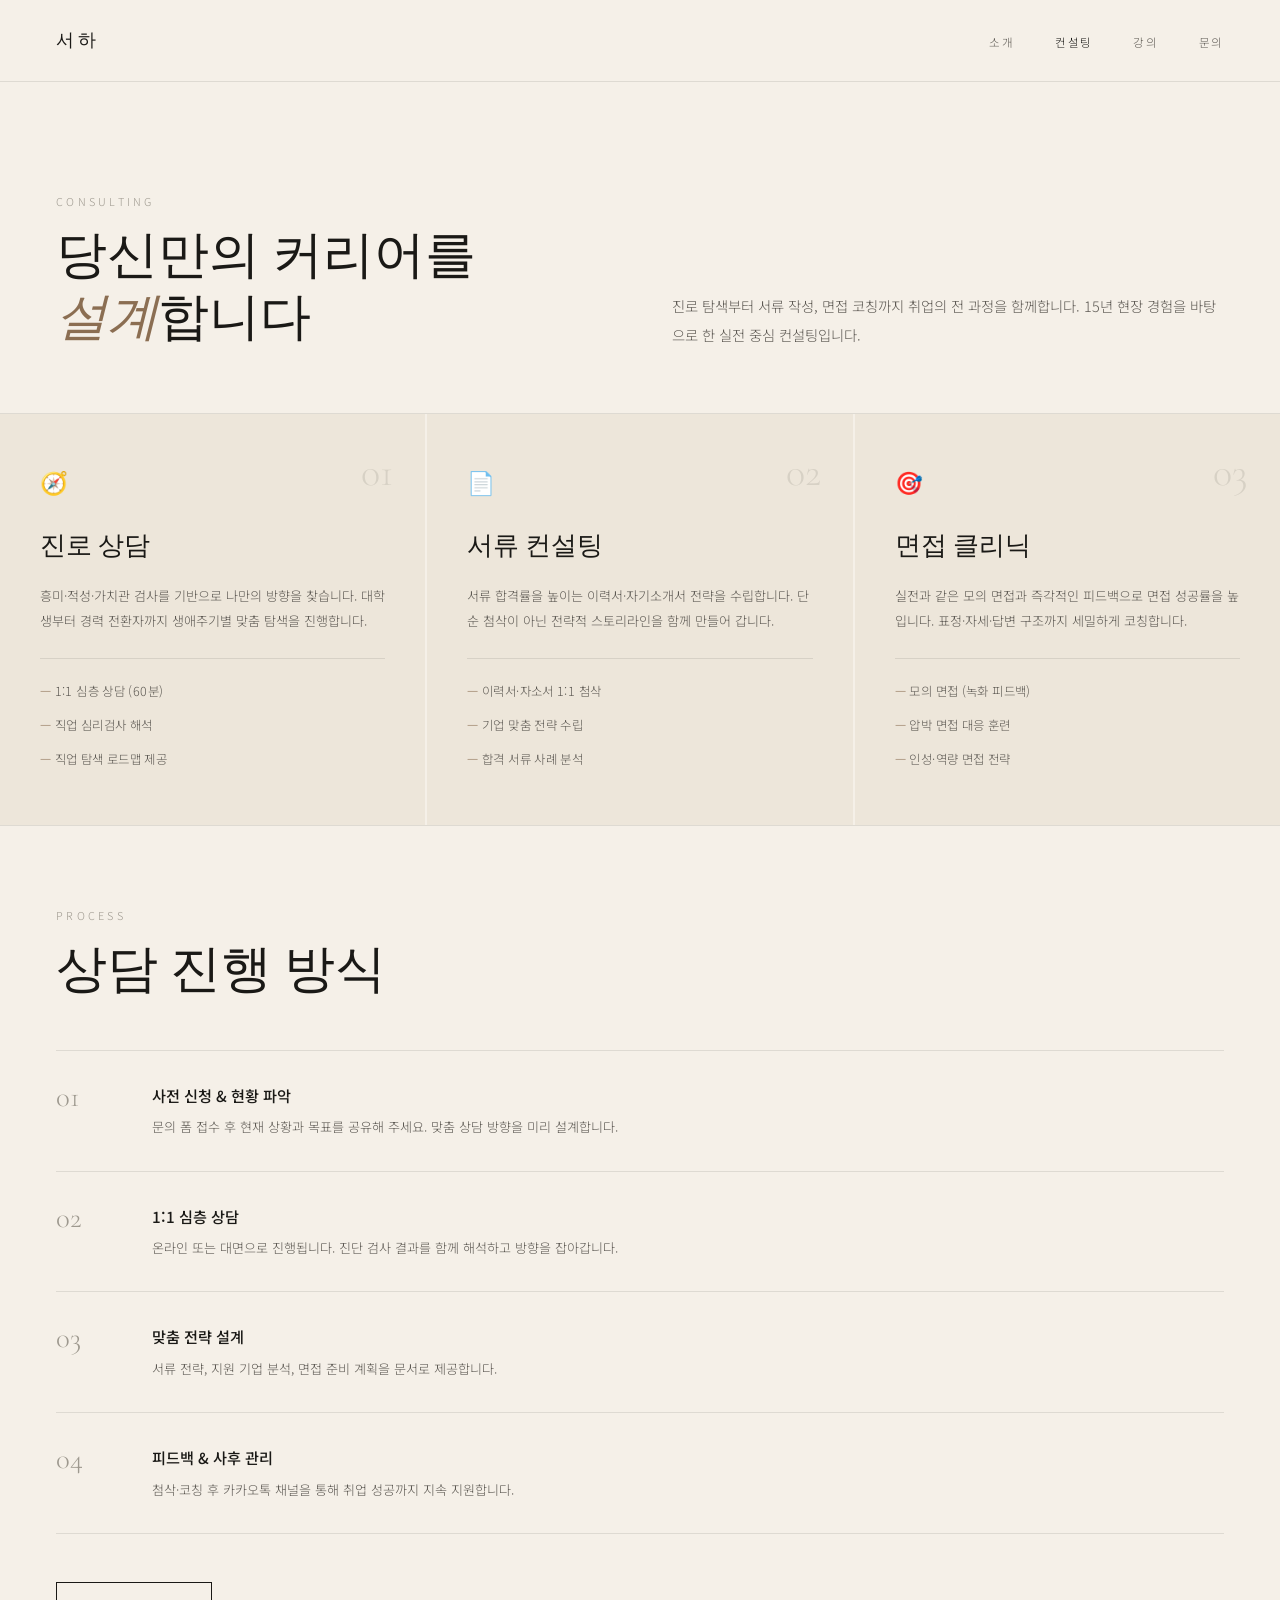
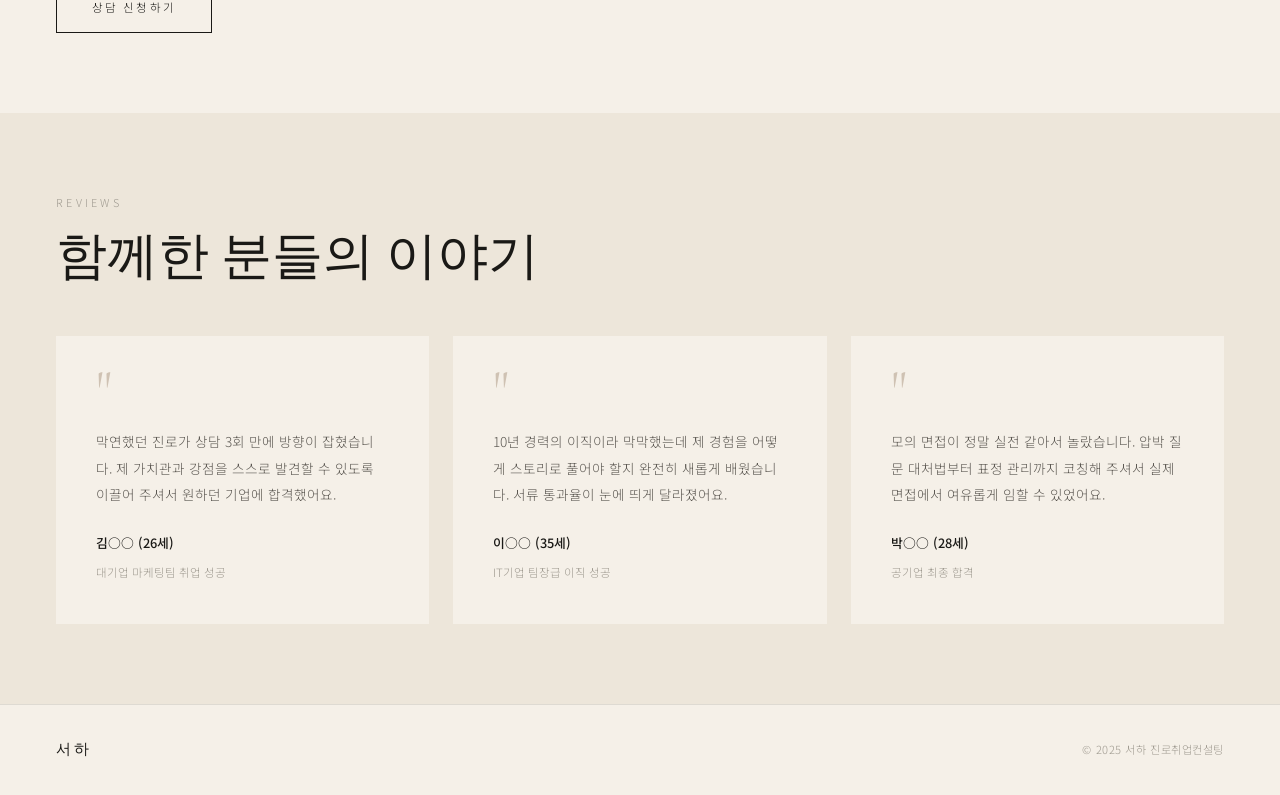
<file: pages/consulting.html>
<!DOCTYPE html>
<html lang="ko">
<head>
  <meta charset="UTF-8">
  <meta name="viewport" content="width=device-width, initial-scale=1.0">
  <title>컨설팅 | 서하 진로취업 컨설턴트</title>
  <link rel="preconnect" href="https://fonts.googleapis.com">
  <link href="https://fonts.googleapis.com/css2?family=Cormorant+Garamond:ital,wght@0,300;0,400;0,500;1,300;1,400&family=Noto+Sans+KR:wght@300;400;500&display=swap" rel="stylesheet">
  <link rel="stylesheet" href="../assets/style.css">
  <style>
    .consulting-header {
      padding: 6rem 3.5rem 4rem;
      border-bottom: 1px solid var(--line);
      display: grid;
      grid-template-columns: 1fr 1fr;
      gap: 4rem;
      align-items: end;
    }

    .consulting-header p {
      font-size: 0.9rem;
      line-height: 2;
      color: var(--mid);
    }

    /* 서비스 카드 */
    .services-grid {
      display: grid;
      grid-template-columns: repeat(3, 1fr);
      gap: 2px;
    }

    .service-card {
      background: var(--cream-dark);
      padding: 3rem 2.5rem;
      position: relative;
      transition: background 0.3s;
    }

    .service-card:hover { background: #E5DDD1; }

    .service-num {
      font-family: 'Cormorant Garamond', serif;
      font-size: 2.5rem;
      font-weight: 300;
      color: rgba(26,25,22,0.1);
      position: absolute;
      top: 1.5rem; right: 2rem;
    }

    .service-icon { font-size: 1.4rem; margin-bottom: 1.5rem; display: block; }

    .service-title {
      font-family: 'Cormorant Garamond', serif;
      font-size: 1.6rem;
      font-weight: 400;
      margin-bottom: 1rem;
    }

    .service-desc {
      font-size: 0.82rem;
      line-height: 1.9;
      color: var(--mid);
      margin-bottom: 1.5rem;
    }

    .service-items {
      list-style: none;
      border-top: 1px solid var(--line);
      padding-top: 1rem;
    }

    .service-items li {
      font-size: 0.78rem;
      color: var(--mid);
      padding: 0.4rem 0;
      letter-spacing: 0.03em;
    }

    .service-items li::before {
      content: '— ';
      color: var(--accent);
    }

    /* 프로세스 */
    .process-section {
      padding: 5rem 3.5rem;
      border-top: 1px solid var(--line);
    }

    .process-list {
      margin-top: 3rem;
      border-top: 1px solid var(--line);
    }

    .process-item {
      display: grid;
      grid-template-columns: 64px 1fr;
      gap: 2rem;
      padding: 2rem 0;
      border-bottom: 1px solid var(--line);
      align-items: start;
    }

    .process-step {
      font-family: 'Cormorant Garamond', serif;
      font-size: 1.8rem;
      font-weight: 300;
      color: var(--light);
      line-height: 1;
    }

    .process-title {
      font-size: 0.95rem;
      font-weight: 500;
      margin-bottom: 0.4rem;
    }

    .process-desc {
      font-size: 0.82rem;
      color: var(--mid);
      line-height: 1.8;
    }

    /* 후기 */
    .review-section {
      background: var(--cream-dark);
      padding: 5rem 3.5rem;
    }

    .review-grid {
      display: grid;
      grid-template-columns: repeat(3, 1fr);
      gap: 1.5rem;
      margin-top: 3rem;
    }

    .review-card {
      background: var(--cream);
      padding: 2.5rem;
    }

    .review-quote {
      font-family: 'Cormorant Garamond', serif;
      font-size: 3.5rem;
      line-height: 0.5;
      color: var(--accent);
      opacity: 0.35;
      display: block;
      margin-bottom: 1.5rem;
    }

    .review-text {
      font-size: 0.85rem;
      line-height: 1.95;
      color: var(--mid);
      margin-bottom: 1.5rem;
    }

    .review-author strong {
      display: block;
      font-size: 0.8rem;
      font-weight: 500;
      margin-bottom: 0.2rem;
    }

    .review-author span {
      font-size: 0.72rem;
      color: var(--light);
    }

    @media (max-width: 768px) {
      .consulting-header { grid-template-columns: 1fr; padding: 4rem 1.5rem 3rem; }
      .services-grid { grid-template-columns: 1fr; }
      .review-grid { grid-template-columns: 1fr; }
      .process-section, .review-section { padding: 3rem 1.5rem; }
    }
  </style>
</head>
<body>

  <nav class="page-nav">
    <a href="../index.html" class="nav-logo">서하</a>
    <ul class="nav-links">
      <li><a href="about.html">소개</a></li>
      <li><a href="consulting.html" class="active">컨설팅</a></li>
      <li><a href="lecture.html">강의</a></li>
      <li><a href="contact.html">문의</a></li>
    </ul>
  </nav>

  <div class="page-wrapper">

    <div class="consulting-header">
      <div>
        <span class="section-label">Consulting</span>
        <h1 class="section-title">
          당신만의 커리어를<br><em>설계</em>합니다
        </h1>
      </div>
      <p>
        진로 탐색부터 서류 작성, 면접 코칭까지
        취업의 전 과정을 함께합니다.
        15년 현장 경험을 바탕으로 한 실전 중심 컨설팅입니다.
      </p>
    </div>

    <!-- 서비스 카드 -->
    <div class="services-grid">
      <div class="service-card">
        <span class="service-num">01</span>
        <span class="service-icon">🧭</span>
        <h3 class="service-title">진로 상담</h3>
        <p class="service-desc">
          흥미·적성·가치관 검사를 기반으로 나만의 방향을 찾습니다.
          대학생부터 경력 전환자까지 생애주기별 맞춤 탐색을 진행합니다.
        </p>
        <ul class="service-items">
          <li>1:1 심층 상담 (60분)</li>
          <li>직업 심리검사 해석</li>
          <li>직업 탐색 로드맵 제공</li>
        </ul>
      </div>

      <div class="service-card">
        <span class="service-num">02</span>
        <span class="service-icon">📄</span>
        <h3 class="service-title">서류 컨설팅</h3>
        <p class="service-desc">
          서류 합격률을 높이는 이력서·자기소개서 전략을 수립합니다.
          단순 첨삭이 아닌 전략적 스토리라인을 함께 만들어 갑니다.
        </p>
        <ul class="service-items">
          <li>이력서·자소서 1:1 첨삭</li>
          <li>기업 맞춤 전략 수립</li>
          <li>합격 서류 사례 분석</li>
        </ul>
      </div>

      <div class="service-card">
        <span class="service-num">03</span>
        <span class="service-icon">🎯</span>
        <h3 class="service-title">면접 클리닉</h3>
        <p class="service-desc">
          실전과 같은 모의 면접과 즉각적인 피드백으로
          면접 성공률을 높입니다.
          표정·자세·답변 구조까지 세밀하게 코칭합니다.
        </p>
        <ul class="service-items">
          <li>모의 면접 (녹화 피드백)</li>
          <li>압박 면접 대응 훈련</li>
          <li>인성·역량 면접 전략</li>
        </ul>
      </div>
    </div>

    <!-- 진행 프로세스 -->
    <div class="process-section">
      <span class="section-label">Process</span>
      <h2 class="section-title">상담 진행 방식</h2>

      <div class="process-list">
        <div class="process-item">
          <span class="process-step">01</span>
          <div>
            <p class="process-title">사전 신청 & 현황 파악</p>
            <p class="process-desc">문의 폼 접수 후 현재 상황과 목표를 공유해 주세요. 맞춤 상담 방향을 미리 설계합니다.</p>
          </div>
        </div>
        <div class="process-item">
          <span class="process-step">02</span>
          <div>
            <p class="process-title">1:1 심층 상담</p>
            <p class="process-desc">온라인 또는 대면으로 진행됩니다. 진단 검사 결과를 함께 해석하고 방향을 잡아갑니다.</p>
          </div>
        </div>
        <div class="process-item">
          <span class="process-step">03</span>
          <div>
            <p class="process-title">맞춤 전략 설계</p>
            <p class="process-desc">서류 전략, 지원 기업 분석, 면접 준비 계획을 문서로 제공합니다.</p>
          </div>
        </div>
        <div class="process-item">
          <span class="process-step">04</span>
          <div>
            <p class="process-title">피드백 & 사후 관리</p>
            <p class="process-desc">첨삭·코칭 후 카카오톡 채널을 통해 취업 성공까지 지속 지원합니다.</p>
          </div>
        </div>
      </div>

      <div style="margin-top: 3rem;">
        <a href="contact.html" class="btn btn-outline">상담 신청하기</a>
      </div>
    </div>

    <!-- 수강생 후기 -->
    <div class="review-section">
      <span class="section-label">Reviews</span>
      <h2 class="section-title">함께한 분들의 이야기</h2>

      <div class="review-grid">
        <div class="review-card">
          <span class="review-quote">"</span>
          <p class="review-text">막연했던 진로가 상담 3회 만에 방향이 잡혔습니다. 제 가치관과 강점을 스스로 발견할 수 있도록 이끌어 주셔서 원하던 기업에 합격했어요.</p>
          <div class="review-author">
            <strong>김○○ (26세)</strong>
            <span>대기업 마케팅팀 취업 성공</span>
          </div>
        </div>
        <div class="review-card">
          <span class="review-quote">"</span>
          <p class="review-text">10년 경력의 이직이라 막막했는데 제 경험을 어떻게 스토리로 풀어야 할지 완전히 새롭게 배웠습니다. 서류 통과율이 눈에 띄게 달라졌어요.</p>
          <div class="review-author">
            <strong>이○○ (35세)</strong>
            <span>IT기업 팀장급 이직 성공</span>
          </div>
        </div>
        <div class="review-card">
          <span class="review-quote">"</span>
          <p class="review-text">모의 면접이 정말 실전 같아서 놀랐습니다. 압박 질문 대처법부터 표정 관리까지 코칭해 주셔서 실제 면접에서 여유롭게 임할 수 있었어요.</p>
          <div class="review-author">
            <strong>박○○ (28세)</strong>
            <span>공기업 최종 합격</span>
          </div>
        </div>
      </div>
    </div>

  </div>

  <footer class="page-footer">
    <span class="footer-logo">서하</span>
    <span class="footer-copy">© 2025 서하 진로취업컨설팅</span>
  </footer>

  <script src="../assets/main.js"></script>
</body>
</html>
</file>
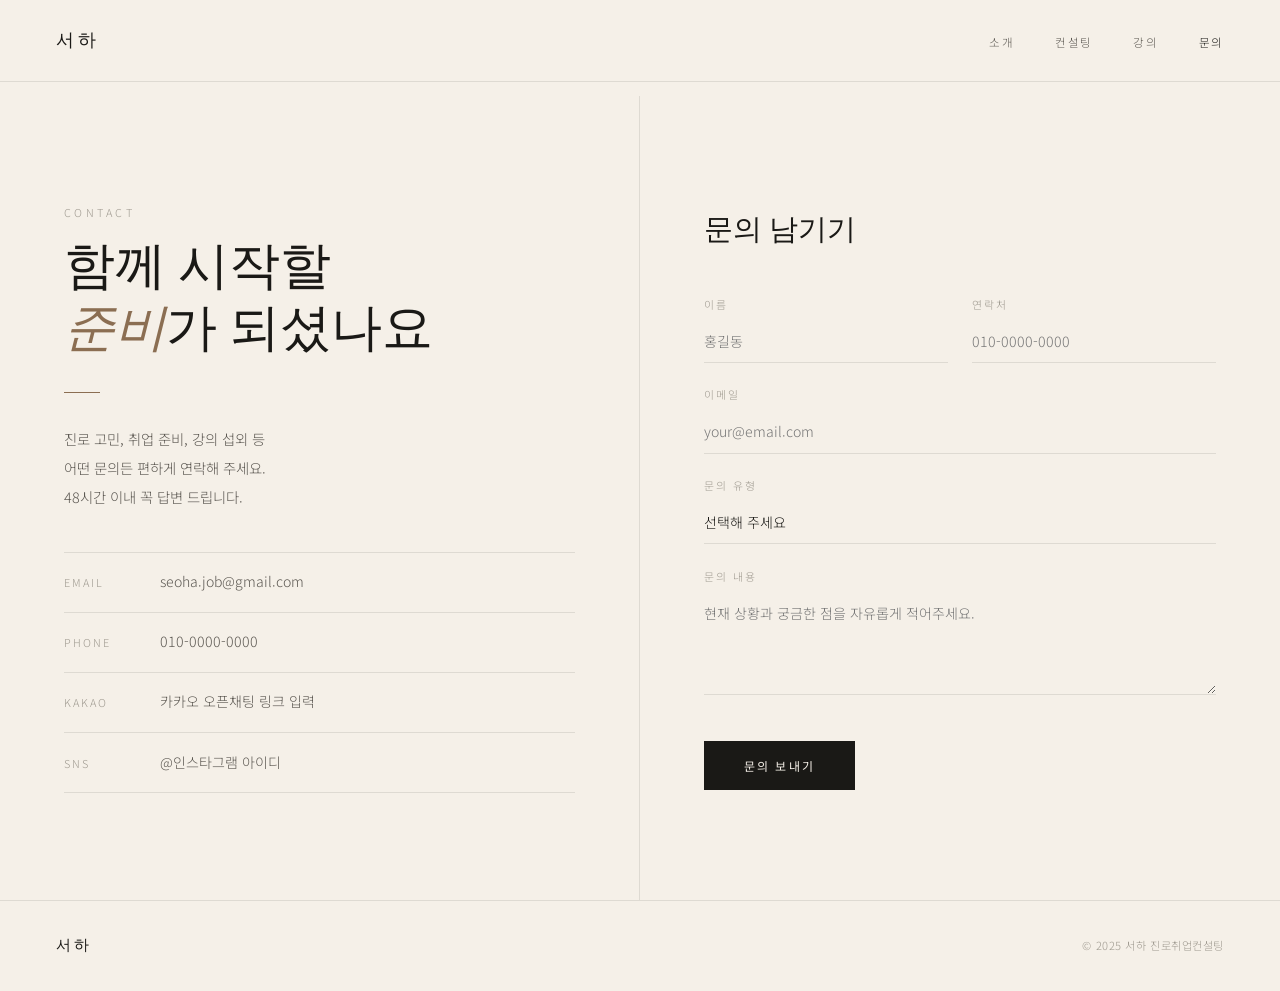
<file: pages/contact.html>
<!DOCTYPE html>
<html lang="ko">
<head>
  <meta charset="UTF-8">
  <meta name="viewport" content="width=device-width, initial-scale=1.0">
  <title>문의 | 서하 진로취업 컨설턴트</title>
  <link rel="preconnect" href="https://fonts.googleapis.com">
  <link href="https://fonts.googleapis.com/css2?family=Cormorant+Garamond:ital,wght@0,300;0,400;0,500;1,300;1,400&family=Noto+Sans+KR:wght@300;400;500&display=swap" rel="stylesheet">
  <link rel="stylesheet" href="../assets/style.css">
  <style>
    .contact-wrap {
      display: grid;
      grid-template-columns: 1fr 1fr;
      gap: 0;
      min-height: calc(100vh - 6rem);
    }

    .contact-left {
      padding: 6rem 4rem;
      border-right: 1px solid var(--line);
      display: flex;
      flex-direction: column;
      justify-content: center;
    }

    .contact-left p {
      font-size: 0.9rem;
      line-height: 2;
      color: var(--mid);
      margin-bottom: 2.5rem;
    }

    .info-list { display: flex; flex-direction: column; gap: 0; }

    .info-row {
      display: flex;
      gap: 2rem;
      align-items: baseline;
      padding: 1.1rem 0;
      border-bottom: 1px solid var(--line);
    }

    .info-row:first-child { border-top: 1px solid var(--line); }

    .info-key {
      font-size: 0.68rem;
      letter-spacing: 0.18em;
      color: var(--light);
      text-transform: uppercase;
      min-width: 64px;
    }

    .info-val {
      font-size: 0.88rem;
      color: var(--mid);
    }

    /* 폼 영역 */
    .contact-right {
      padding: 6rem 4rem;
      display: flex;
      flex-direction: column;
      justify-content: center;
    }

    .contact-right h2 {
      font-family: 'Cormorant Garamond', serif;
      font-size: 1.8rem;
      font-weight: 300;
      margin-bottom: 2.5rem;
      color: var(--dark);
    }

    .form-group {
      display: flex;
      flex-direction: column;
      gap: 0.4rem;
      margin-bottom: 1.4rem;
    }

    .form-group label {
      font-size: 0.68rem;
      letter-spacing: 0.18em;
      color: var(--light);
      text-transform: uppercase;
    }

    .form-group input,
    .form-group select,
    .form-group textarea {
      background: transparent;
      border: none;
      border-bottom: 1px solid var(--line);
      padding: 0.7rem 0;
      font-family: 'Noto Sans KR', sans-serif;
      font-size: 0.88rem;
      font-weight: 300;
      color: var(--dark);
      outline: none;
      transition: border-color 0.3s;
      -webkit-appearance: none;
      border-radius: 0;
      width: 100%;
    }

    .form-group input:focus,
    .form-group select:focus,
    .form-group textarea:focus {
      border-bottom-color: var(--accent);
    }

    .form-group textarea {
      resize: vertical;
      min-height: 100px;
    }

    .form-row {
      display: grid;
      grid-template-columns: 1fr 1fr;
      gap: 1.5rem;
    }

    .submit-btn {
      margin-top: 1.5rem;
      padding: 1rem 2.5rem;
      background: var(--dark);
      color: var(--cream);
      border: none;
      font-family: 'Noto Sans KR', sans-serif;
      font-size: 0.75rem;
      letter-spacing: 0.18em;
      cursor: pointer;
      transition: background 0.3s;
      text-transform: uppercase;
      align-self: flex-start;
    }

    .submit-btn:hover { background: var(--accent); }

    .success-msg {
      display: none;
      padding: 1rem 1.5rem;
      background: var(--cream-dark);
      border-left: 2px solid var(--accent);
      font-size: 0.85rem;
      color: var(--mid);
      margin-top: 1rem;
    }

    @media (max-width: 768px) {
      .contact-wrap { grid-template-columns: 1fr; }
      .contact-left { padding: 4rem 1.5rem 3rem; border-right: none; border-bottom: 1px solid var(--line); }
      .contact-right { padding: 3rem 1.5rem; }
      .form-row { grid-template-columns: 1fr; }
    }
  </style>
</head>
<body>

  <nav class="page-nav">
    <a href="../index.html" class="nav-logo">서하</a>
    <ul class="nav-links">
      <li><a href="about.html">소개</a></li>
      <li><a href="consulting.html">컨설팅</a></li>
      <li><a href="lecture.html">강의</a></li>
      <li><a href="contact.html" class="active">문의</a></li>
    </ul>
  </nav>

  <div class="page-wrapper">
    <div class="contact-wrap">

      <!-- 왼쪽: 안내 -->
      <div class="contact-left">
        <span class="section-label">Contact</span>
        <h1 class="section-title">
          함께 시작할<br><em>준비</em>가 되셨나요
        </h1>
        <div class="divider"></div>
        <p>
          진로 고민, 취업 준비, 강의 섭외 등<br>
          어떤 문의든 편하게 연락해 주세요.<br>
          48시간 이내 꼭 답변 드립니다.
        </p>

        <div class="info-list">
          <div class="info-row">
            <span class="info-key">Email</span>
            <span class="info-val">seoha.job@gmail.com</span>
          </div>
          <div class="info-row">
            <span class="info-key">Phone</span>
            <span class="info-val">010-0000-0000</span>
          </div>
          <div class="info-row">
            <span class="info-key">Kakao</span>
            <span class="info-val">카카오 오픈채팅 링크 입력</span>
          </div>
          <div class="info-row">
            <span class="info-key">SNS</span>
            <span class="info-val">@인스타그램 아이디</span>
          </div>
        </div>
      </div>

      <!-- 오른쪽: 폼 -->
      <div class="contact-right">
        <h2>문의 남기기</h2>

        <form id="contact-form" onsubmit="submitForm(event)">
          <div class="form-row">
            <div class="form-group">
              <label>이름</label>
              <input type="text" placeholder="홍길동" required>
            </div>
            <div class="form-group">
              <label>연락처</label>
              <input type="tel" placeholder="010-0000-0000" required>
            </div>
          </div>

          <div class="form-group">
            <label>이메일</label>
            <input type="email" placeholder="your@email.com">
          </div>

          <div class="form-group">
            <label>문의 유형</label>
            <select required>
              <option value="" disabled selected>선택해 주세요</option>
              <option>1:1 진로 상담</option>
              <option>취업 컨설팅 (서류)</option>
              <option>취업 컨설팅 (면접)</option>
              <option>기관 특강 섭외</option>
              <option>기업 HRD 교육</option>
              <option>기타 문의</option>
            </select>
          </div>

          <div class="form-group">
            <label>문의 내용</label>
            <textarea placeholder="현재 상황과 궁금한 점을 자유롭게 적어주세요." rows="4"></textarea>
          </div>

          <button type="submit" class="submit-btn">문의 보내기</button>
        </form>

        <div class="success-msg" id="success-msg">
          ✓ 문의가 접수되었습니다. 48시간 이내 답변 드리겠습니다.
        </div>
      </div>

    </div>
  </div>

  <footer class="page-footer">
    <span class="footer-logo">서하</span>
    <span class="footer-copy">© 2025 서하 진로취업컨설팅</span>
  </footer>

  <script src="../assets/main.js"></script>
  <script>
    function submitForm(e) {
      e.preventDefault();
      document.getElementById('contact-form').style.display = 'none';
      document.getElementById('success-msg').style.display = 'block';
    }
  </script>
</body>
</html>
</file>
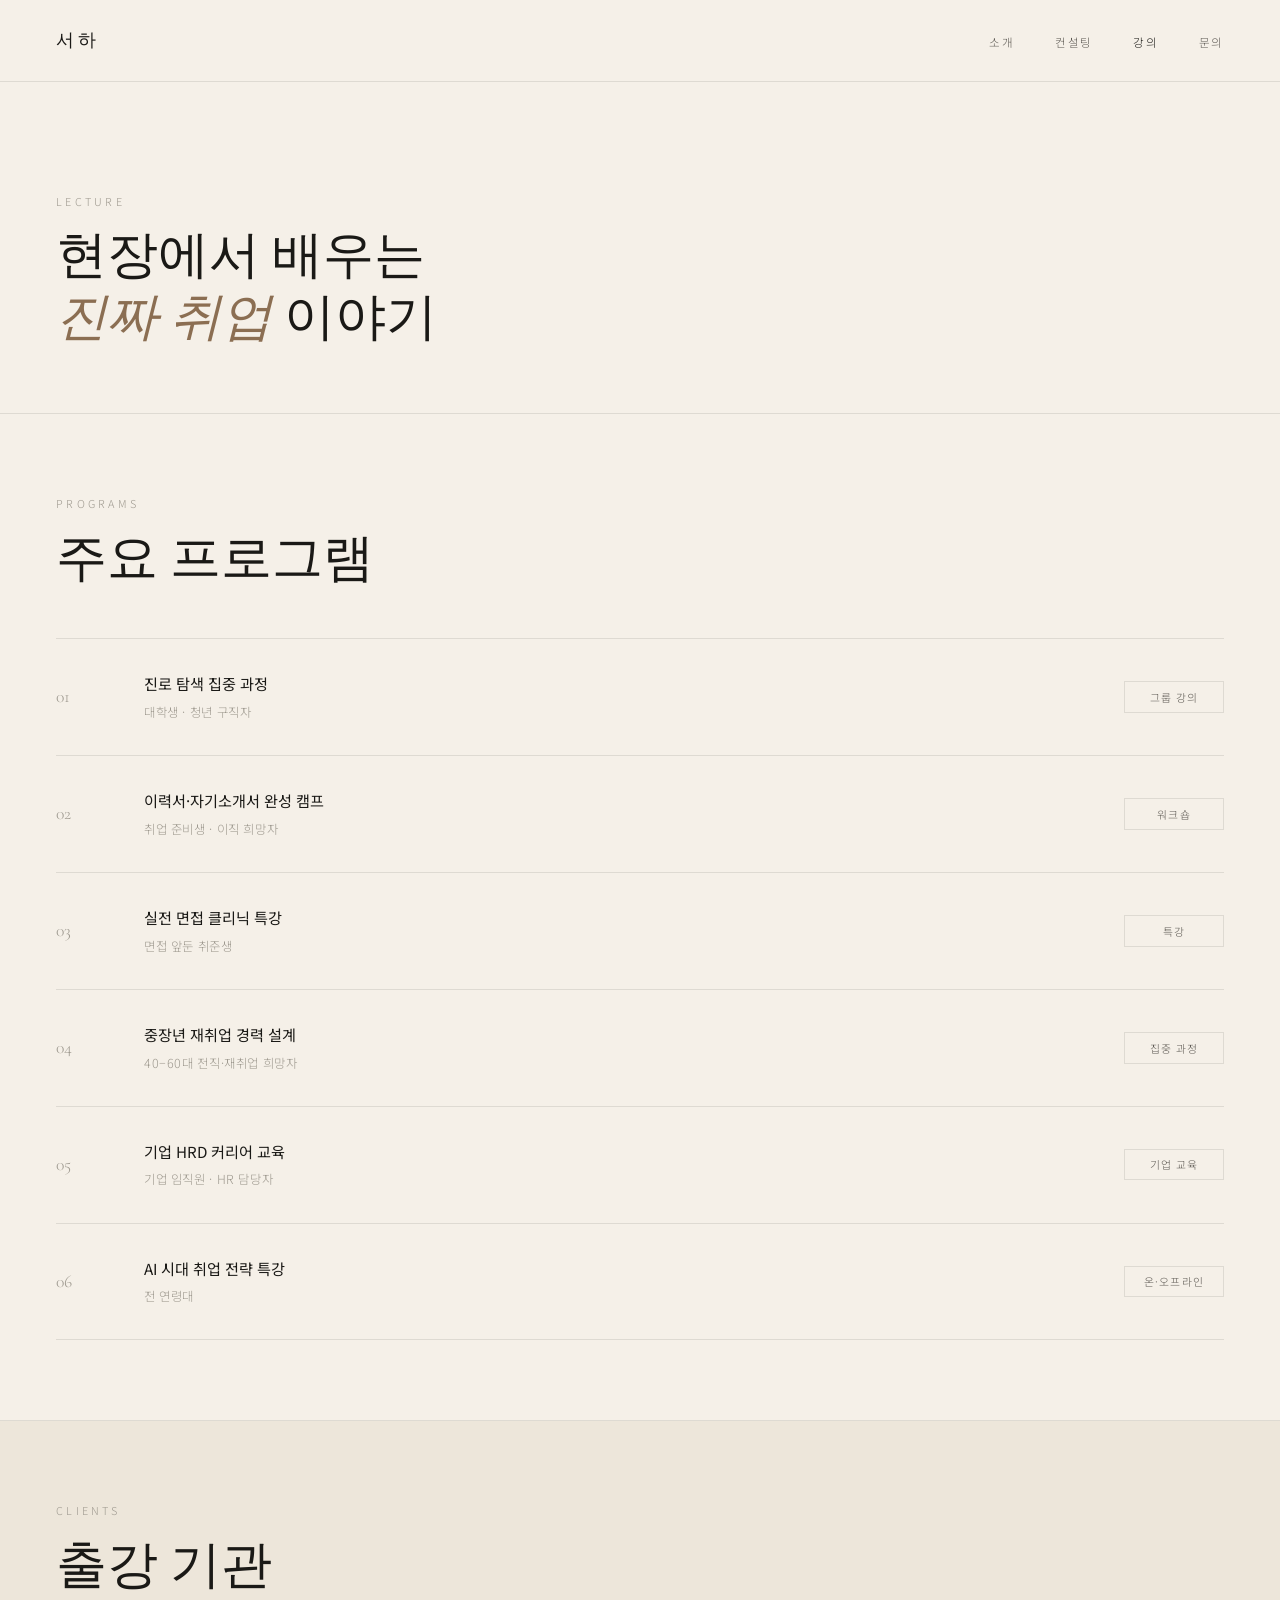
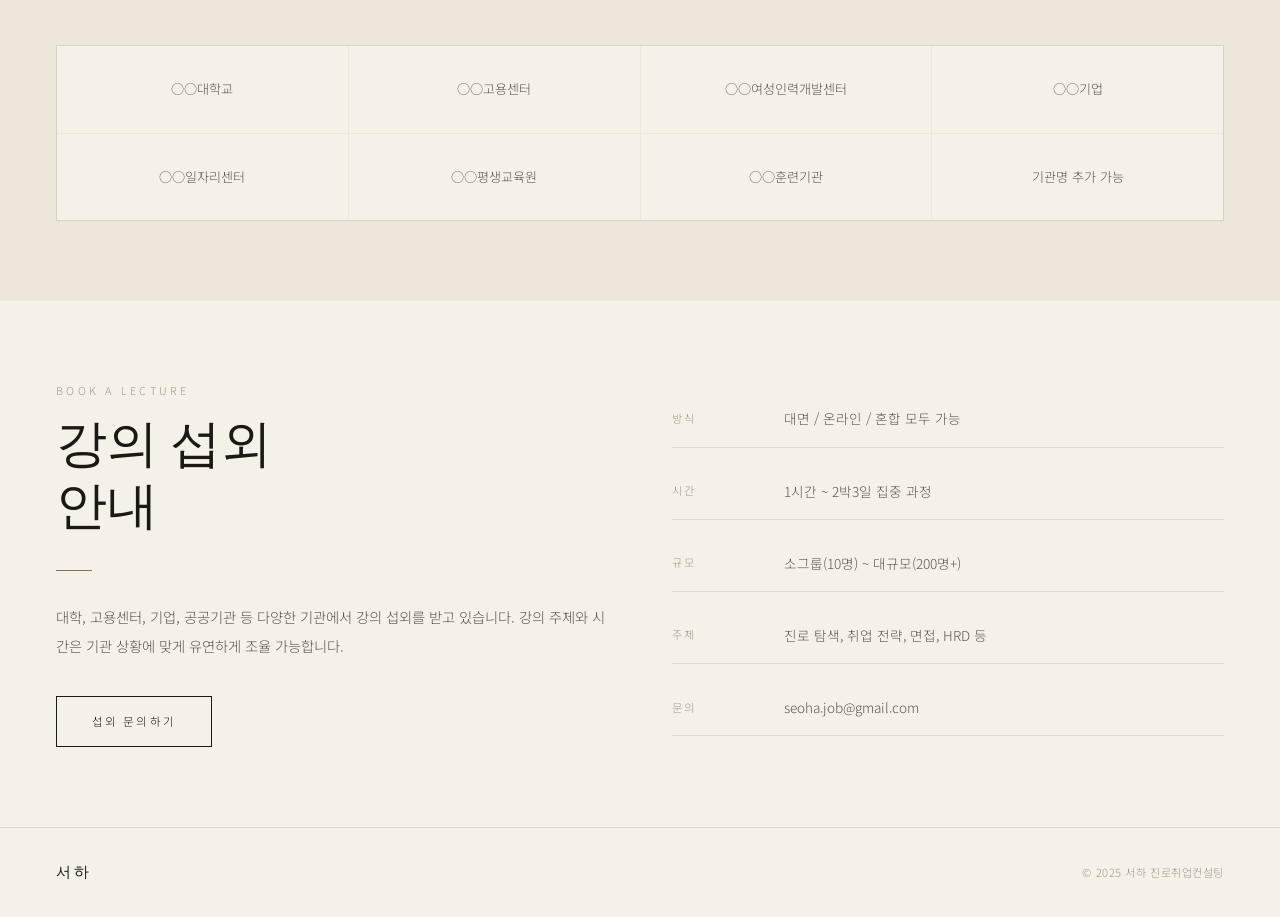
<file: pages/lecture.html>
<!DOCTYPE html>
<html lang="ko">
<head>
  <meta charset="UTF-8">
  <meta name="viewport" content="width=device-width, initial-scale=1.0">
  <title>강의 | 서하 진로취업 컨설턴트</title>
  <link rel="preconnect" href="https://fonts.googleapis.com">
  <link href="https://fonts.googleapis.com/css2?family=Cormorant+Garamond:ital,wght@0,300;0,400;0,500;1,300;1,400&family=Noto+Sans+KR:wght@300;400;500&display=swap" rel="stylesheet">
  <link rel="stylesheet" href="../assets/style.css">
  <style>
    .lecture-header {
      padding: 6rem 3.5rem 4rem;
      border-bottom: 1px solid var(--line);
    }

    /* 프로그램 목록 */
    .programs-section { padding: 5rem 3.5rem; border-bottom: 1px solid var(--line); }

    .program-list { margin-top: 3rem; border-top: 1px solid var(--line); }

    .program-item {
      display: grid;
      grid-template-columns: 56px 1fr 100px;
      gap: 2rem;
      align-items: center;
      padding: 2rem 0;
      border-bottom: 1px solid var(--line);
      transition: padding-left 0.3s;
      cursor: default;
    }

    .program-item:hover { padding-left: 0.8rem; }

    .prog-num {
      font-family: 'Cormorant Garamond', serif;
      font-size: 1.1rem;
      color: var(--light);
    }

    .prog-name {
      font-size: 0.95rem;
      font-weight: 400;
      margin-bottom: 0.3rem;
    }

    .prog-target {
      font-size: 0.78rem;
      color: var(--light);
      letter-spacing: 0.05em;
    }

    .prog-tag {
      font-size: 0.68rem;
      letter-spacing: 0.1em;
      padding: 0.35rem 0.8rem;
      border: 1px solid var(--line);
      color: var(--mid);
      text-align: center;
      white-space: nowrap;
    }

    /* 출강 기관 */
    .clients-section {
      background: var(--cream-dark);
      padding: 5rem 3.5rem;
    }

    .clients-grid {
      display: grid;
      grid-template-columns: repeat(4, 1fr);
      gap: 1px;
      margin-top: 3rem;
      border: 1px solid var(--line);
    }

    .client-item {
      padding: 2rem;
      background: var(--cream);
      text-align: center;
      font-size: 0.82rem;
      color: var(--mid);
      border: none;
    }

    /* 강의 섭외 안내 */
    .hire-section {
      padding: 5rem 3.5rem;
      display: grid;
      grid-template-columns: 1fr 1fr;
      gap: 4rem;
      align-items: center;
    }

    .hire-section p {
      font-size: 0.9rem;
      line-height: 2;
      color: var(--mid);
      margin-bottom: 1.2rem;
    }

    .hire-details { display: flex; flex-direction: column; gap: 1rem; }

    .hire-row {
      display: flex;
      gap: 2rem;
      font-size: 0.85rem;
      padding: 1rem 0;
      border-bottom: 1px solid var(--line);
    }

    .hire-key {
      font-size: 0.7rem;
      letter-spacing: 0.15em;
      color: var(--light);
      text-transform: uppercase;
      min-width: 80px;
      padding-top: 0.1rem;
    }

    .hire-val { color: var(--mid); }

    @media (max-width: 768px) {
      .lecture-header, .programs-section, .clients-section { padding: 3rem 1.5rem; }
      .clients-grid { grid-template-columns: repeat(2, 1fr); }
      .hire-section { grid-template-columns: 1fr; gap: 2rem; padding: 3rem 1.5rem; }
      .program-item { grid-template-columns: 48px 1fr; }
      .prog-tag { display: none; }
    }
  </style>
</head>
<body>

  <nav class="page-nav">
    <a href="../index.html" class="nav-logo">서하</a>
    <ul class="nav-links">
      <li><a href="about.html">소개</a></li>
      <li><a href="consulting.html">컨설팅</a></li>
      <li><a href="lecture.html" class="active">강의</a></li>
      <li><a href="contact.html">문의</a></li>
    </ul>
  </nav>

  <div class="page-wrapper">

    <div class="lecture-header">
      <span class="section-label">Lecture</span>
      <h1 class="section-title">
        현장에서 배우는<br><em>진짜 취업</em> 이야기
      </h1>
    </div>

    <!-- 프로그램 목록 -->
    <div class="programs-section">
      <span class="section-label">Programs</span>
      <h2 class="section-title">주요 프로그램</h2>

      <div class="program-list">
        <div class="program-item">
          <span class="prog-num">01</span>
          <div>
            <p class="prog-name">진로 탐색 집중 과정</p>
            <p class="prog-target">대학생 · 청년 구직자</p>
          </div>
          <span class="prog-tag">그룹 강의</span>
        </div>
        <div class="program-item">
          <span class="prog-num">02</span>
          <div>
            <p class="prog-name">이력서·자기소개서 완성 캠프</p>
            <p class="prog-target">취업 준비생 · 이직 희망자</p>
          </div>
          <span class="prog-tag">워크숍</span>
        </div>
        <div class="program-item">
          <span class="prog-num">03</span>
          <div>
            <p class="prog-name">실전 면접 클리닉 특강</p>
            <p class="prog-target">면접 앞둔 취준생</p>
          </div>
          <span class="prog-tag">특강</span>
        </div>
        <div class="program-item">
          <span class="prog-num">04</span>
          <div>
            <p class="prog-name">중장년 재취업 경력 설계</p>
            <p class="prog-target">40–60대 전직·재취업 희망자</p>
          </div>
          <span class="prog-tag">집중 과정</span>
        </div>
        <div class="program-item">
          <span class="prog-num">05</span>
          <div>
            <p class="prog-name">기업 HRD 커리어 교육</p>
            <p class="prog-target">기업 임직원 · HR 담당자</p>
          </div>
          <span class="prog-tag">기업 교육</span>
        </div>
        <div class="program-item">
          <span class="prog-num">06</span>
          <div>
            <p class="prog-name">AI 시대 취업 전략 특강</p>
            <p class="prog-target">전 연령대</p>
          </div>
          <span class="prog-tag">온·오프라인</span>
        </div>
      </div>
    </div>

    <!-- 출강 기관 -->
    <div class="clients-section">
      <span class="section-label">Clients</span>
      <h2 class="section-title">출강 기관</h2>

      <div class="clients-grid">
        <div class="client-item">○○대학교</div>
        <div class="client-item">○○고용센터</div>
        <div class="client-item">○○여성인력개발센터</div>
        <div class="client-item">○○기업</div>
        <div class="client-item">○○일자리센터</div>
        <div class="client-item">○○평생교육원</div>
        <div class="client-item">○○훈련기관</div>
        <div class="client-item">기관명 추가 가능</div>
      </div>
    </div>

    <!-- 강의 섭외 -->
    <div class="hire-section">
      <div>
        <span class="section-label">Book a Lecture</span>
        <h2 class="section-title">강의 섭외<br>안내</h2>
        <div class="divider"></div>
        <p>
          대학, 고용센터, 기업, 공공기관 등
          다양한 기관에서 강의 섭외를 받고 있습니다.
          강의 주제와 시간은 기관 상황에 맞게
          유연하게 조율 가능합니다.
        </p>
        <a href="contact.html" class="btn btn-outline" style="margin-top:1rem;">섭외 문의하기</a>
      </div>

      <div class="hire-details">
        <div class="hire-row">
          <span class="hire-key">방식</span>
          <span class="hire-val">대면 / 온라인 / 혼합 모두 가능</span>
        </div>
        <div class="hire-row">
          <span class="hire-key">시간</span>
          <span class="hire-val">1시간 ~ 2박3일 집중 과정</span>
        </div>
        <div class="hire-row">
          <span class="hire-key">규모</span>
          <span class="hire-val">소그룹(10명) ~ 대규모(200명+)</span>
        </div>
        <div class="hire-row">
          <span class="hire-key">주제</span>
          <span class="hire-val">진로 탐색, 취업 전략, 면접, HRD 등</span>
        </div>
        <div class="hire-row">
          <span class="hire-key">문의</span>
          <span class="hire-val">seoha.job@gmail.com</span>
        </div>
      </div>
    </div>

  </div>

  <footer class="page-footer">
    <span class="footer-logo">서하</span>
    <span class="footer-copy">© 2025 서하 진로취업컨설팅</span>
  </footer>

  <script src="../assets/main.js"></script>
</body>
</html>
</file>
<file: assets/style.css>
/* ─────────────────────────────────────────
   style.css  |  공통 스타일
   서하 진로취업 컨설턴트 홈페이지
───────────────────────────────────────── */

/* 구글 폰트는 각 HTML에서 import */

/* ── 색상 변수 ── */
:root {
  --cream:      #F5F0E8;
  --cream-dark: #EDE6DA;
  --dark:       #1A1916;
  --mid:        #5C5852;
  --light:      #9E998F;
  --accent:     #8B6E52;
  --line:       rgba(26, 25, 22, 0.1);
  --white:      #FDFAF5;
}

/* ── 리셋 ── */
*, *::before, *::after {
  margin: 0;
  padding: 0;
  box-sizing: border-box;
}

html { scroll-behavior: smooth; }

body {
  background: var(--cream);
  color: var(--dark);
  font-family: 'Noto Sans KR', sans-serif;
  font-weight: 300;
  line-height: 1.7;
  -webkit-font-smoothing: antialiased;
}

a { color: inherit; text-decoration: none; }
img { display: block; max-width: 100%; }

/* ── 내부 페이지 공통 레이아웃 ── */

/* 내부 페이지 헤더 (고정 네비) */
.page-nav {
  position: fixed;
  top: 0; left: 0; right: 0;
  z-index: 100;
  display: flex;
  align-items: center;
  justify-content: space-between;
  padding: 1.6rem 3.5rem;
  background: var(--cream);
  border-bottom: 1px solid var(--line);
  transition: box-shadow 0.3s;
}

.page-nav.scrolled {
  box-shadow: 0 2px 24px rgba(0,0,0,0.06);
}

.nav-logo {
  font-family: 'Cormorant Garamond', serif;
  font-size: 1.1rem;
  font-weight: 400;
  letter-spacing: 0.2em;
  color: var(--dark);
  text-transform: uppercase;
}

.nav-links {
  display: flex;
  gap: 2.5rem;
  list-style: none;
}

.nav-links a {
  font-size: 0.72rem;
  letter-spacing: 0.15em;
  color: var(--mid);
  text-transform: uppercase;
  transition: color 0.3s;
}

.nav-links a:hover,
.nav-links a.active { color: var(--dark); }

/* 내부 페이지 본문 영역 */
.page-wrapper {
  padding-top: 6rem;
  min-height: 100vh;
}

/* 섹션 공통 */
.section {
  padding: 5rem 3.5rem;
}

.section-label {
  font-size: 0.68rem;
  letter-spacing: 0.3em;
  color: var(--light);
  text-transform: uppercase;
  margin-bottom: 1rem;
  display: block;
}

.section-title {
  font-family: 'Cormorant Garamond', serif;
  font-size: clamp(2rem, 4vw, 3.2rem);
  font-weight: 300;
  line-height: 1.2;
  color: var(--dark);
}

.section-title em {
  font-style: italic;
  color: var(--accent);
}

.divider {
  width: 36px;
  height: 1px;
  background: var(--accent);
  margin: 2rem 0;
}

/* ── 버튼 ── */
.btn {
  display: inline-block;
  padding: 0.9rem 2.2rem;
  font-size: 0.72rem;
  letter-spacing: 0.18em;
  text-transform: uppercase;
  cursor: pointer;
  transition: all 0.3s;
  font-family: 'Noto Sans KR', sans-serif;
}

.btn-outline {
  border: 1px solid var(--dark);
  color: var(--dark);
  background: transparent;
}

.btn-outline:hover {
  background: var(--dark);
  color: var(--cream);
}

.btn-fill {
  background: var(--dark);
  color: var(--cream);
  border: 1px solid var(--dark);
}

.btn-fill:hover {
  background: var(--accent);
  border-color: var(--accent);
}

/* ── 공통 푸터 ── */
.page-footer {
  padding: 2rem 3.5rem;
  border-top: 1px solid var(--line);
  display: flex;
  justify-content: space-between;
  align-items: center;
  margin-top: auto;
}

.footer-logo {
  font-family: 'Cormorant Garamond', serif;
  font-size: 0.95rem;
  letter-spacing: 0.2em;
  text-transform: uppercase;
  color: var(--dark);
}

.footer-copy {
  font-size: 0.7rem;
  color: var(--light);
  letter-spacing: 0.05em;
}

/* ── 모바일 공통 ── */
@media (max-width: 768px) {
  .page-nav { padding: 1.2rem 1.5rem; }
  .nav-links { display: none; }
  .section { padding: 3.5rem 1.5rem; }
  .page-footer {
    flex-direction: column;
    gap: 0.8rem;
    text-align: center;
    padding: 1.8rem 1.5rem;
  }
}
</file>
